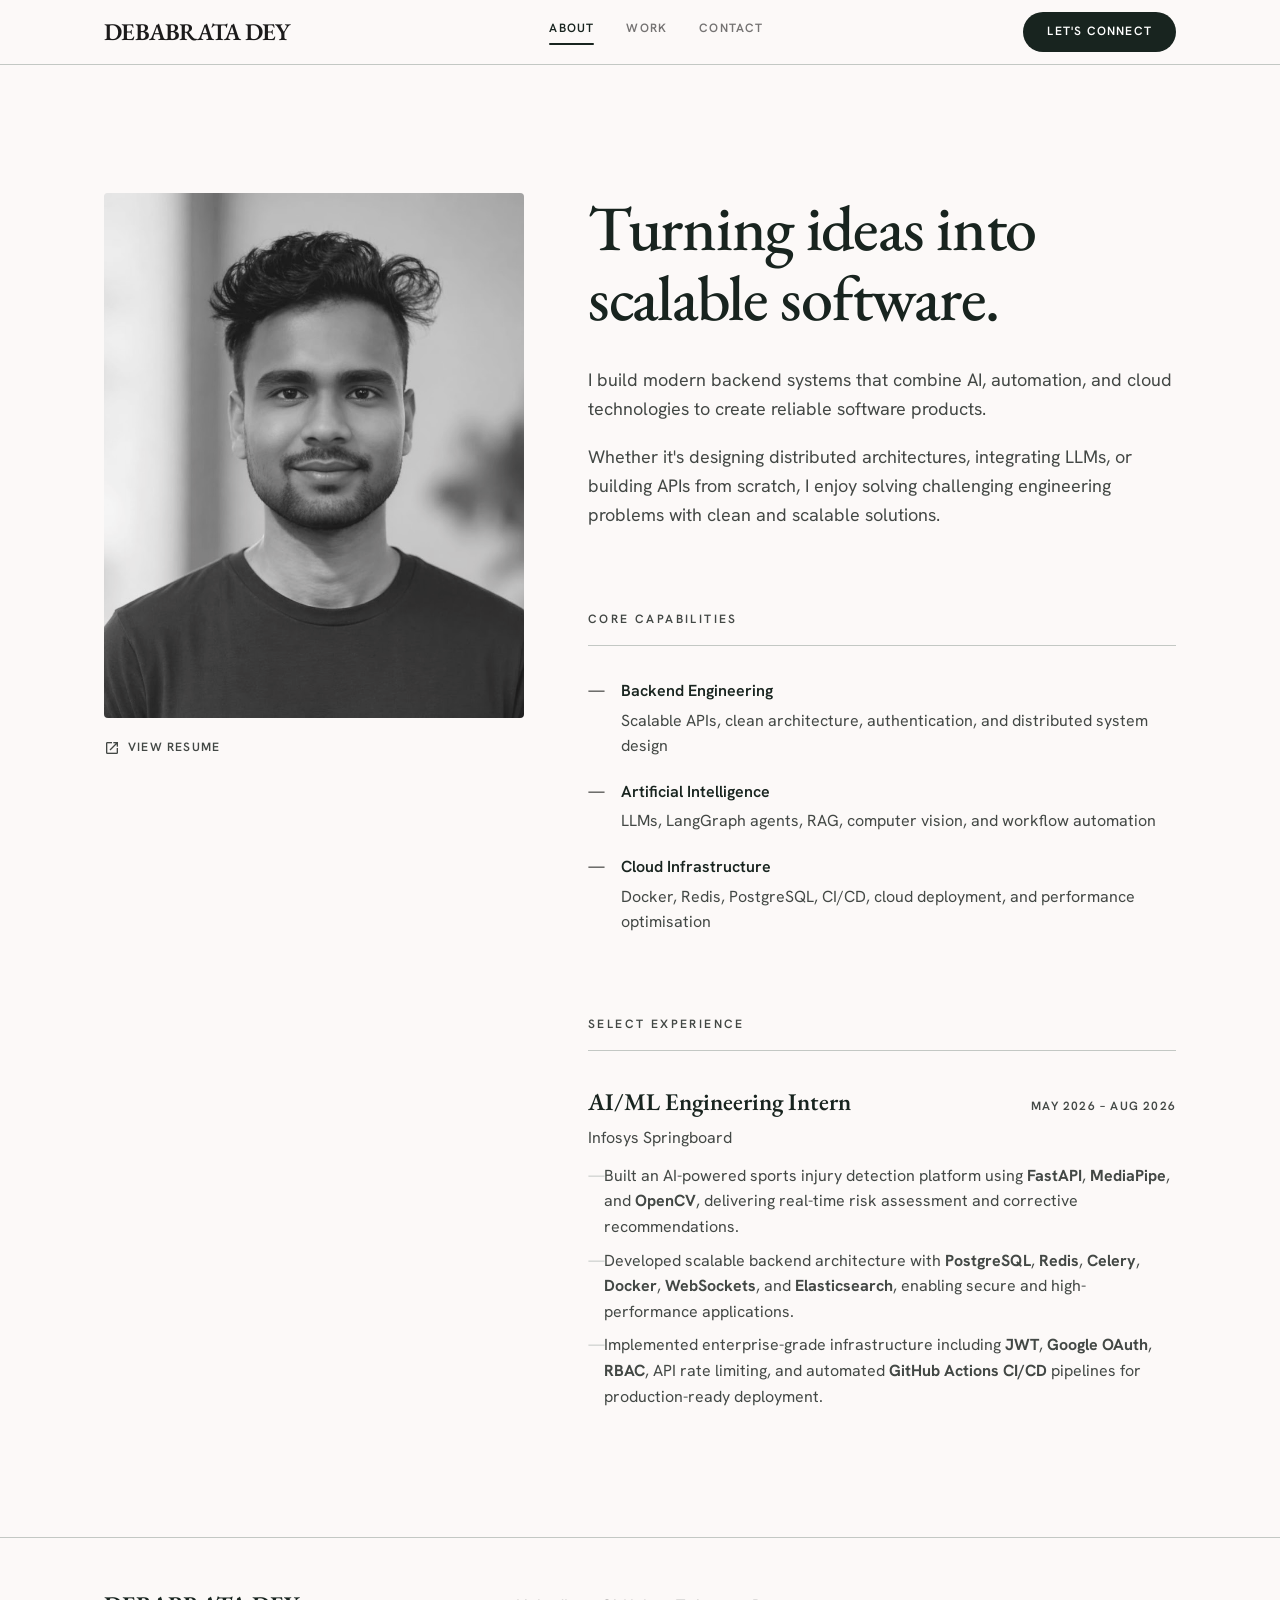
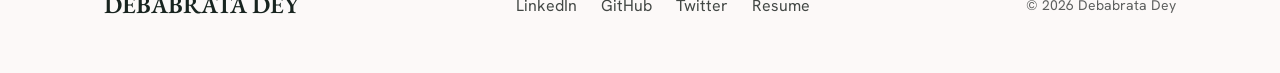
<file: index.html>
<!DOCTYPE html>
<html lang="en">
<head>
  <meta charset="utf-8" />
  <meta name="viewport" content="width=device-width, initial-scale=1.0" />
  <title>Debabrata Dey — Backend Engineer & AI Developer</title>
  <meta name="description" content="Portfolio of Debabrata Dey — backend engineer specialising in AI, automation, and cloud-native software." />
  <link rel="stylesheet" href="css/styles.css" />
  <style>
    /* ── Page layout ──────────────────────────────── */
    .about-page {
      max-width: var(--container-max);
      margin-inline: auto;
      padding-inline: var(--spacing-margin-mobile);
      padding-top: 64px;
      padding-bottom: 128px;
    }
    @media (min-width: 768px) {
      .about-page {
        padding-inline: var(--spacing-margin-desktop);
        padding-top: 128px;
        display: grid;
        grid-template-columns: 5fr 7fr;
        gap: 64px;
        align-items: start;
      }
    }

    /* ── Left: portrait ───────────────────────────── */
    .portrait-col { position: relative; }
    @media (min-width: 768px) {
      .portrait-sticky { position: sticky; top: 96px; }
    }
    .portrait-wrap {
      aspect-ratio: 4/5;
      background: var(--color-surface-container-high);
      border-radius: var(--radius-md);
      overflow: hidden;
    }
    .portrait-wrap img {
      width: 100%;
      height: 100%;
      object-fit: cover;
      object-position: top center;
      filter: grayscale(100%);
      opacity: 0.9;
      transition: filter 0.7s, opacity 0.7s;
    }
    .portrait-wrap:hover img {
      filter: grayscale(0%);
      opacity: 1;
    }
    .portrait-resume-btn {
      display: inline-flex;
      align-items: center;
      gap: 8px;
      margin-top: 20px;
      color: var(--color-on-surface-variant);
      font-size: 12px;
      letter-spacing: 0.1em;
      font-weight: 600;
      text-transform: uppercase;
      transition: color 0.2s;
    }
    .portrait-resume-btn:hover { color: var(--color-primary); }

    /* ── Right: content ───────────────────────────── */
    .content-col {
      display: flex;
      flex-direction: column;
      gap: 64px;
      margin-top: 48px;
    }
    @media (min-width: 768px) { .content-col { margin-top: 0; gap: 80px; } }

    /* Section headings */
    .section-label {
      font-size: 12px;
      letter-spacing: 0.2em;
      font-weight: 600;
      text-transform: uppercase;
      color: var(--color-on-surface-variant);
      border-bottom: 1px solid var(--color-outline-variant);
      padding-bottom: 16px;
      margin-bottom: 32px;
    }

    /* Skills list */
    .skills-list {
      list-style: none;
      display: flex;
      flex-direction: column;
      gap: 20px;
    }
    .skills-list li {
      display: flex;
      align-items: flex-start;
      gap: 16px;
      font-size: 16px;
      color: var(--color-on-surface);
    }
    .skill-dash { color: var(--color-tertiary); flex-shrink: 0; }
    .skill-title {
      display: block;
      color: var(--color-primary);
      font-weight: 600;
      margin-bottom: 4px;
    }
    .skill-desc { color: var(--color-on-surface-variant); }

    /* Experience */
    .experience-list {
      display: flex;
      flex-direction: column;
      gap: 40px;
    }
    .exp-header {
      display: flex;
      justify-content: space-between;
      align-items: baseline;
      flex-wrap: wrap;
      gap: 8px;
      margin-bottom: 4px;
    }
    .exp-title {
      font-family: var(--font-serif);
      font-size: 24px;
      font-weight: 600;
      color: var(--color-primary);
      transition: color 0.2s;
    }
    .exp-item:hover .exp-title { color: var(--color-tertiary); }
    .exp-date {
      font-size: 12px;
      letter-spacing: 0.1em;
      font-weight: 600;
      text-transform: uppercase;
      color: var(--color-on-surface-variant);
    }
    .exp-company {
      font-size: 16px;
      color: var(--color-on-surface-variant);
      margin-bottom: 12px;
    }
    .exp-bullets {
      list-style: none;
      display: flex;
      flex-direction: column;
      gap: 8px;
    }
    .exp-bullets li {
      font-size: 16px;
      color: var(--color-on-surface-variant);
      line-height: 1.6;
      padding-left: 16px;
      position: relative;
    }
    .exp-bullets li::before {
      content: '—';
      position: absolute;
      left: 0;
      color: var(--color-outline-variant);
    }
  </style>
  <!-- Google tag (gtag.js) -->
  <script async src="https://www.googletagmanager.com/gtag/js?id=G-PQ1962QJDZ"></script>
  <script>
    window.dataLayer = window.dataLayer || [];
    function gtag(){dataLayer.push(arguments);}
    gtag('js', new Date());

    gtag('config', 'G-PQ1962QJDZ');
  </script>
</head>
<body>

  <!-- ====================================================
       Navigation
       ==================================================== -->
  <header class="nav">
    <div class="nav-inner">
      <a href="index.html" class="nav-logo">DEBABRATA DEY</a>
      <nav class="nav-links">
        <a href="index.html"   class="active" data-page="index.html">About</a>
        <a href="work.html"    data-page="work.html">Work</a>
        <a href="contact.html" data-page="contact.html">Contact</a>
      </nav>
      <a href="contact.html" class="nav-hire-btn">Let's connect</a>
      <button class="nav-menu-btn" id="menu-btn" aria-label="Toggle menu">
        <span class="material-symbols-outlined">menu</span>
      </button>
    </div>
    <nav class="nav-mobile" id="mobile-nav">
      <a href="index.html"   data-page="index.html">About</a>
      <a href="work.html"    data-page="work.html">Work</a>
      <a href="contact.html" data-page="contact.html">Contact</a>
      <a href="contact.html" style="color:var(--color-primary);">Hire Me</a>
    </nav>
  </header>

  <main>
    <div class="about-page">

      <!-- ================================================
           Left — Portrait
           ================================================ -->
      <aside class="portrait-col fade-in">
        <div class="portrait-sticky">
          <div class="portrait-wrap">
            <img src="../asset/Profile.jpg" alt="Debabrata Dey — portrait" />
          </div>
          <a href="https://drive.google.com/file/d/1PNkYtNH2LpQPkuecwUJHisF7RyXR140d/view?usp=sharing" target="_blank" class="portrait-resume-btn">
            <span class="material-symbols-outlined" style="font-size:16px;">open_in_new</span>
            View Resume
          </a>
        </div>
      </aside>

      <!-- ================================================
           Right — Content
           ================================================ -->
      <div class="content-col">

        <!-- Story -->
        <section class="fade-in">
          <h1 class="text-headline-xl" style="color:var(--color-primary); margin-bottom:32px;">
            Turning ideas into<br>scalable software.
          </h1>
          <div class="text-body-lg" style="color:var(--color-on-surface-variant); display:flex; flex-direction:column; gap:20px;">
            <p>
              I build modern backend systems that combine AI, automation, and cloud
              technologies to create reliable software products.
            </p>
            <p>
              Whether it's designing distributed architectures, integrating LLMs,
              or building APIs from scratch, I enjoy solving challenging engineering
              problems with clean and scalable solutions.
            </p>
          </div>
        </section>

        <!-- Core capabilities -->
        <section class="fade-in">
          <h2 class="section-label">Core Capabilities</h2>
          <ul class="skills-list">
            <li>
              <span class="skill-dash">—</span>
              <div>
                <strong class="skill-title">Backend Engineering</strong>
                <span class="skill-desc">Scalable APIs, clean architecture, authentication, and distributed system design</span>
              </div>
            </li>
            <li>
              <span class="skill-dash">—</span>
              <div>
                <strong class="skill-title">Artificial Intelligence</strong>
                <span class="skill-desc">LLMs, LangGraph agents, RAG, computer vision, and workflow automation</span>
              </div>
            </li>
            <li>
              <span class="skill-dash">—</span>
              <div>
                <strong class="skill-title">Cloud Infrastructure</strong>
                <span class="skill-desc">Docker, Redis, PostgreSQL, CI/CD, cloud deployment, and performance optimisation</span>
              </div>
            </li>
          </ul>
        </section>

        <!-- Experience -->
        <section class="fade-in">
          <h2 class="section-label">Select Experience</h2>
          <div class="experience-list">
            <div class="exp-item">
              <div class="exp-header">
                <h3 class="exp-title">AI/ML Engineering Intern</h3>
                <span class="exp-date">May 2026 – Aug 2026</span>
              </div>
              <p class="exp-company">Infosys Springboard</p>
              <ul class="exp-bullets">
                <li>
                  Built an AI-powered sports injury detection platform using
                  <strong>FastAPI</strong>, <strong>MediaPipe</strong>, and <strong>OpenCV</strong>,
                  delivering real-time risk assessment and corrective recommendations.
                </li>
                <li>
                  Developed scalable backend architecture with <strong>PostgreSQL</strong>,
                  <strong>Redis</strong>, <strong>Celery</strong>, <strong>Docker</strong>,
                  <strong>WebSockets</strong>, and <strong>Elasticsearch</strong>,
                  enabling secure and high-performance applications.
                </li>
                <li>
                  Implemented enterprise-grade infrastructure including <strong>JWT</strong>,
                  <strong>Google OAuth</strong>, <strong>RBAC</strong>, API rate limiting, and
                  automated <strong>GitHub Actions CI/CD</strong> pipelines for production-ready deployment.
                </li>
              </ul>
            </div>
          </div>
        </section>

      </div>
    </div>
  </main>

  <!-- ====================================================
       Footer
       ==================================================== -->
  <footer class="footer">
    <div class="footer-inner">
      <div class="footer-logo">DEBABRATA DEY</div>
      <div class="footer-links">
        <a href="https://www.linkedin.com/in/debabratadey7719/" target="_blank" rel="noopener">LinkedIn</a>
        <a href="https://github.com/Debabrata7719"             target="_blank" rel="noopener">GitHub</a>
        <a href="https://x.com/Debabrata_Dey7"                 target="_blank" rel="noopener">Twitter</a>
        <a href="https://drive.google.com/file/d/1PNkYtNH2LpQPkuecwUJHisF7RyXR140d/view?usp=sharing" target="_blank">Resume</a>
      </div>
      <div class="footer-copy">© 2026 Debabrata Dey</div>
    </div>
  </footer>

  <script src="js/main.js"></script>
</body>
</html>
</file>
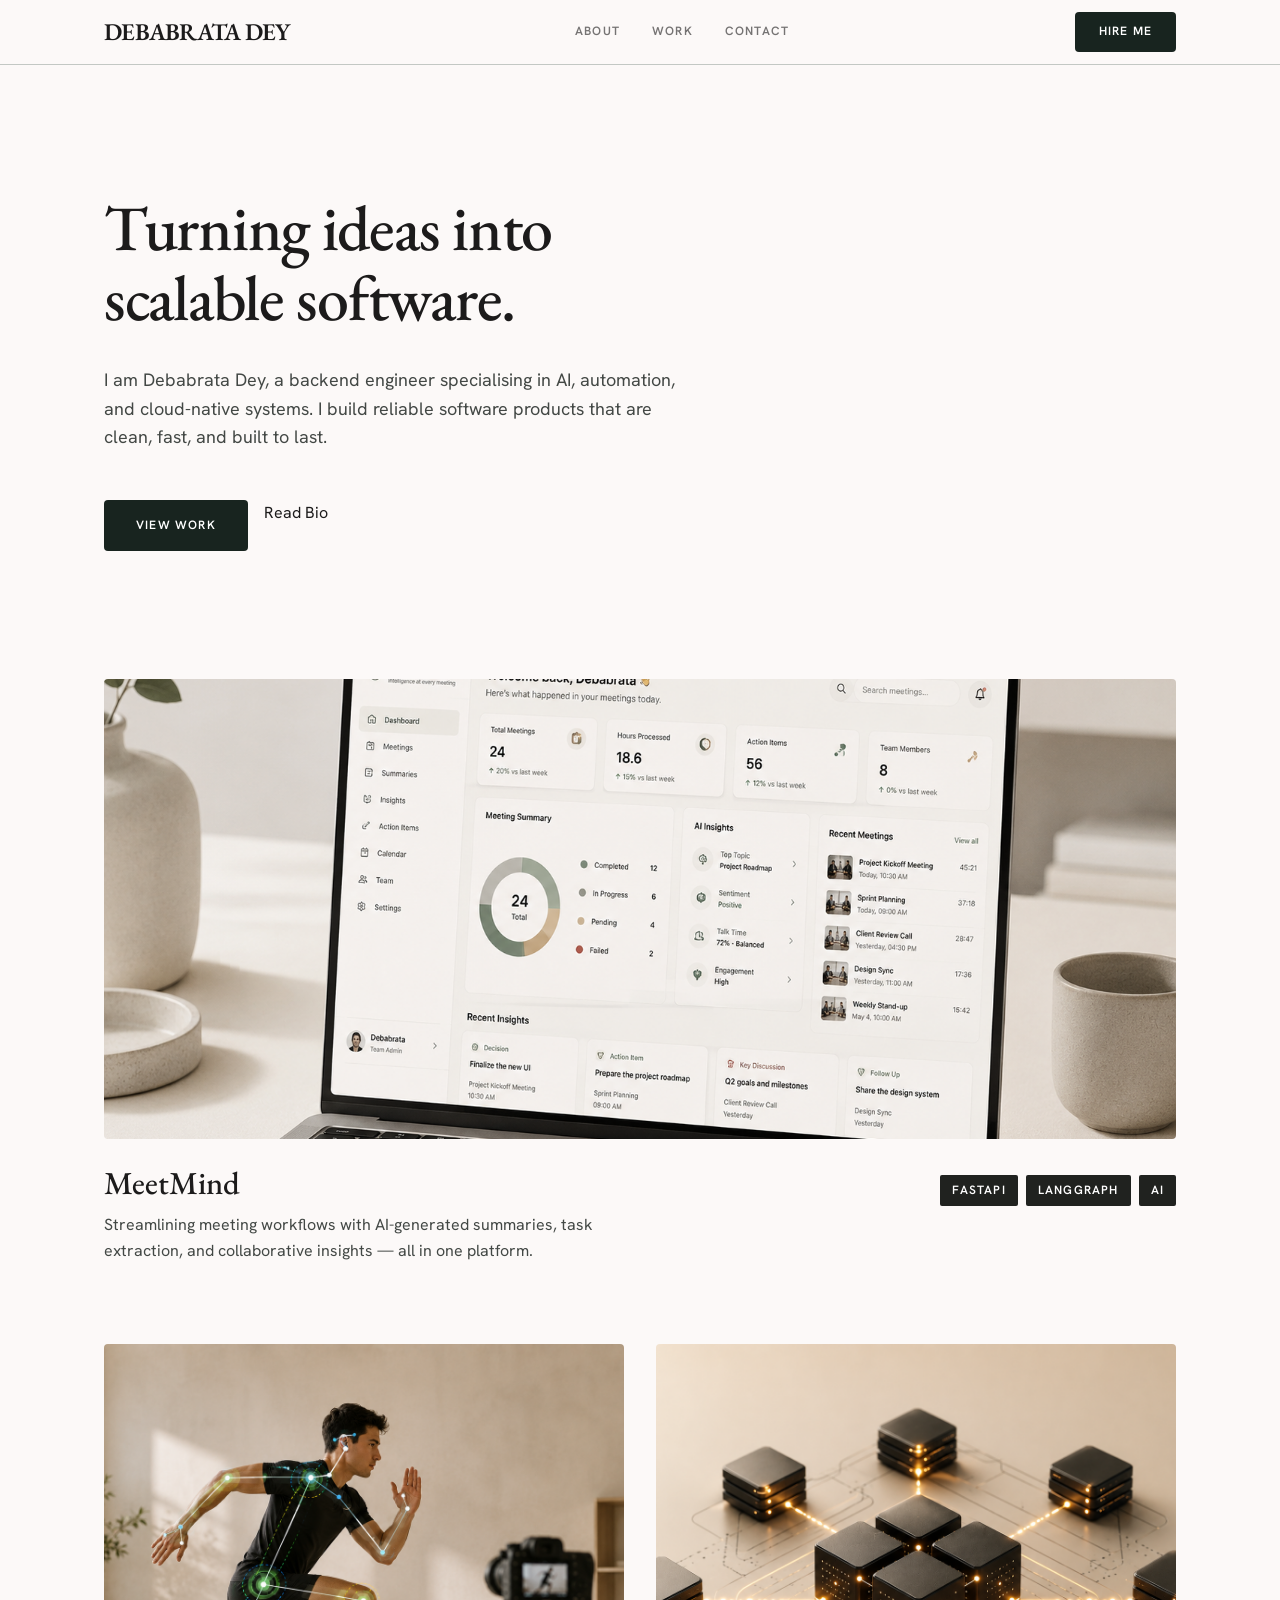
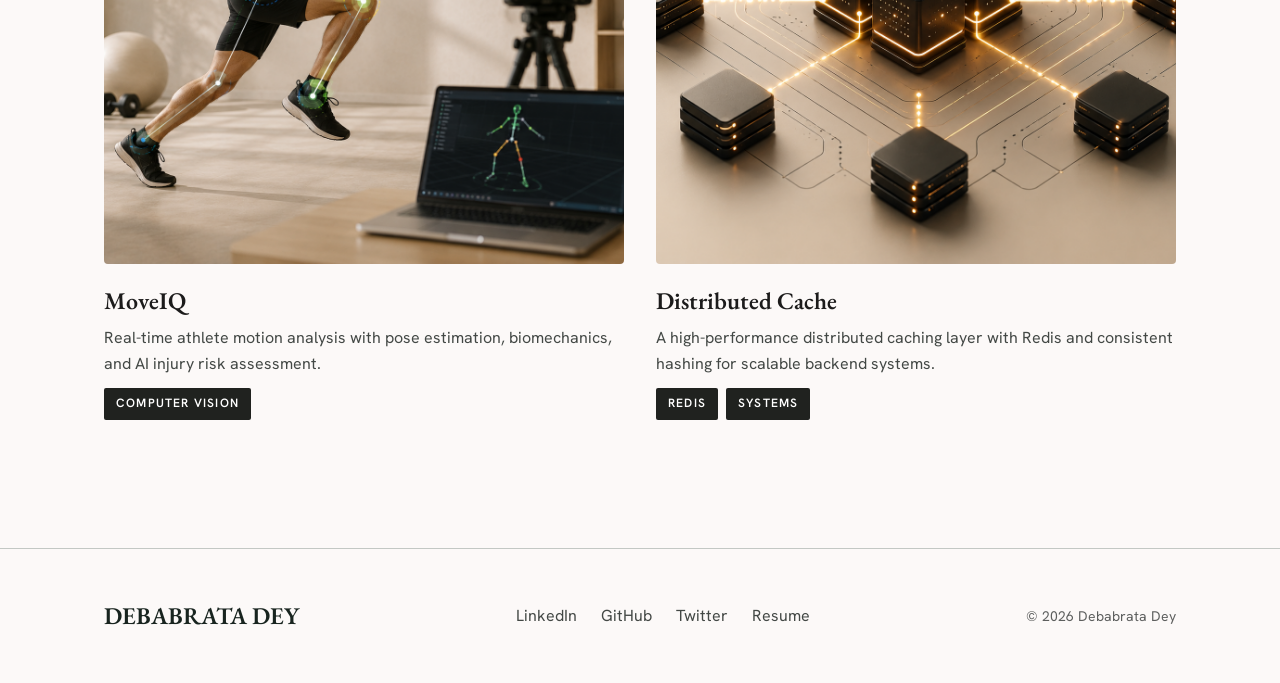
<file: frontend/index.html>
<!DOCTYPE html>
<html lang="en">
<head>
  <meta charset="utf-8" />
  <meta name="viewport" content="width=device-width, initial-scale=1.0" />
  <title>Debabrata Dey — Backend Engineer & AI Developer</title>
  <meta name="description" content="Portfolio of Debabrata Dey — a backend engineer specialising in AI, automation, and cloud-native software." />
  <link rel="stylesheet" href="css/styles.css" />
  <style>
    /* ── Hero ───────────────────────────────────────── */
    .hero {
      max-width: var(--container-max);
      margin-inline: auto;
      padding-inline: var(--spacing-margin-mobile);
      padding-top: 96px;
      padding-bottom: 96px;
      display: flex;
      flex-direction: column;
      align-items: flex-start;
      gap: 32px;
    }
    @media (min-width: 768px) {
      .hero {
        padding-inline: var(--spacing-margin-desktop);
        padding-top: 128px;
        padding-bottom: 128px;
      }
    }
    .hero h1 {
      color: var(--color-on-surface);
      max-width: 720px;
    }
    .hero p {
      color: var(--color-on-surface-variant);
      max-width: 580px;
    }
    .hero-ctas {
      display: flex;
      gap: 16px;
      flex-wrap: wrap;
      margin-top: 16px;
    }

    /* ── Featured projects ──────────────────────────── */
    .featured {
      max-width: var(--container-max);
      margin-inline: auto;
      padding-inline: var(--spacing-margin-mobile);
      padding-bottom: 128px;
    }
    @media (min-width: 768px) {
      .featured { padding-inline: var(--spacing-margin-desktop); }
    }

    /* Full-width project */
    .project-full {
      cursor: pointer;
      margin-bottom: 80px;
    }
    .project-full .img-wrap {
      position: relative;
      overflow: hidden;
      border-radius: var(--radius-md);
      background: var(--color-surface-container-low);
      aspect-ratio: 21/9;
      margin-bottom: 24px;
    }
    .project-full .img-wrap img {
      width: 100%;
      height: 100%;
      object-fit: cover;
      transition: transform 0.5s cubic-bezier(0.165, 0.84, 0.44, 1);
    }
    .project-full:hover .img-wrap img { transform: scale(1.02); }
    .project-full-meta {
      display: flex;
      flex-direction: column;
      gap: 16px;
    }
    @media (min-width: 768px) {
      .project-full-meta {
        flex-direction: row;
        justify-content: space-between;
        align-items: baseline;
      }
    }
    .project-full h2 {
      color: var(--color-on-surface);
      margin-bottom: 8px;
      transition: color 0.2s;
    }
    .project-full:hover h2 { color: var(--color-primary); }
    .project-full p {
      color: var(--color-on-surface-variant);
      max-width: 540px;
    }
    .badge-row { display: flex; gap: 8px; flex-wrap: wrap; }

    /* Half-width grid */
    .project-grid {
      display: grid;
      grid-template-columns: 1fr;
      gap: 32px;
    }
    @media (min-width: 768px) {
      .project-grid { grid-template-columns: 1fr 1fr; gap: 32px; }
    }
    .project-half {
      cursor: pointer;
    }
    .project-half .img-wrap {
      position: relative;
      overflow: hidden;
      border-radius: var(--radius-md);
      background: var(--color-surface-container-low);
      aspect-ratio: 1/1;
      margin-bottom: 20px;
    }
    .project-half .img-wrap img {
      width: 100%;
      height: 100%;
      object-fit: cover;
      transition: transform 0.5s cubic-bezier(0.165, 0.84, 0.44, 1);
    }
    .project-half:hover .img-wrap img { transform: scale(1.02); }
    .project-half h2 {
      color: var(--color-on-surface);
      margin-bottom: 8px;
      transition: color 0.2s;
    }
    .project-half:hover h2 { color: var(--color-primary); }
    .project-half p {
      color: var(--color-on-surface-variant);
      margin-bottom: 12px;
    }
  </style>
</head>
<body>

  <!-- ====================================================
       Navigation
       ==================================================== -->
  <header class="nav">
    <div class="nav-inner">
      <a href="index.html" class="nav-logo">DEBABRATA DEY</a>
      <nav class="nav-links">
        <a href="about.html"   data-page="about.html">About</a>
        <a href="work.html"    data-page="work.html">Work</a>
        <a href="contact.html" data-page="contact.html">Contact</a>
      </nav>
      <a href="contact.html" class="nav-hire-btn">Hire Me</a>
      <button class="nav-menu-btn" id="menu-btn" aria-label="Toggle menu">
        <span class="material-symbols-outlined">menu</span>
      </button>
    </div>
    <nav class="nav-mobile" id="mobile-nav">
      <a href="about.html"   data-page="about.html">About</a>
      <a href="work.html"    data-page="work.html">Work</a>
      <a href="contact.html" data-page="contact.html">Contact</a>
      <a href="contact.html" style="color:var(--color-primary);">Hire Me</a>
    </nav>
  </header>

  <main>

    <!-- ====================================================
         Hero
         ==================================================== -->
    <section class="hero">
      <h1 class="text-headline-xl fade-in">
        Turning ideas into<br>scalable software.
      </h1>
      <p class="text-body-lg fade-in">
        I am Debabrata Dey, a backend engineer specialising in AI, automation,
        and cloud-native systems. I build reliable software products that are
        clean, fast, and built to last.
      </p>
      <div class="hero-ctas fade-in">
        <a href="work.html"    class="btn-primary">View Work</a>
        <a href="about.html"   class="btn-outline">Read Bio</a>
      </div>
    </section>

    <!-- ====================================================
         Featured Projects
         ==================================================== -->
    <section class="featured" id="work">

      <!-- Full-width: MeetMind -->
      <article class="project-full fade-in" onclick="location.href='work.html'">
        <div class="img-wrap">
          <img src="../asset/MeetMind.png" alt="MeetMind — AI meeting intelligence platform" />
        </div>
        <div class="project-full-meta">
          <div>
            <h2 class="text-headline-md">MeetMind</h2>
            <p class="text-body-md">
              Streamlining meeting workflows with AI-generated summaries, task extraction,
              and collaborative insights — all in one platform.
            </p>
          </div>
          <div class="badge-row">
            <span class="badge">FastAPI</span>
            <span class="badge">LangGraph</span>
            <span class="badge">AI</span>
          </div>
        </div>
      </article>

      <!-- Half-width grid -->
      <div class="project-grid">

        <!-- MoveIQ -->
        <article class="project-half fade-in" onclick="location.href='work.html'">
          <div class="img-wrap">
            <img src="../asset/MoveIQ.png" alt="MoveIQ — AI sports injury detection" />
          </div>
          <h2 class="text-headline-sm">MoveIQ</h2>
          <p class="text-body-md">
            Real-time athlete motion analysis with pose estimation, biomechanics,
            and AI injury risk assessment.
          </p>
          <div class="badge-row">
            <span class="badge">Computer Vision</span>
          </div>
        </article>

        <!-- Distributed Cache -->
        <article class="project-half fade-in" onclick="location.href='work.html'">
          <div class="img-wrap">
            <img src="../asset/Distributed Cache.png" alt="Distributed Cache system" />
          </div>
          <h2 class="text-headline-sm">Distributed Cache</h2>
          <p class="text-body-md">
            A high-performance distributed caching layer with Redis and consistent
            hashing for scalable backend systems.
          </p>
          <div class="badge-row">
            <span class="badge">Redis</span>
            <span class="badge">Systems</span>
          </div>
        </article>

      </div>
    </section>

  </main>

  <!-- ====================================================
       Footer
       ==================================================== -->
  <footer class="footer">
    <div class="footer-inner">
      <div class="footer-logo">DEBABRATA DEY</div>
      <div class="footer-links">
        <a href="https://www.linkedin.com/in/debabratadey7719/" target="_blank" rel="noopener">LinkedIn</a>
        <a href="https://github.com/Debabrata7719"             target="_blank" rel="noopener">GitHub</a>
        <a href="https://x.com/Debabrata_Dey7"                 target="_blank" rel="noopener">Twitter</a>
        <a href="../asset/resume (2).pdf"                       download="Debabrata_Dey_Resume.pdf">Resume</a>
      </div>
      <div class="footer-copy">© 2026 Debabrata Dey</div>
    </div>
  </footer>

  <script src="js/main.js"></script>
</body>
</html>
</file>
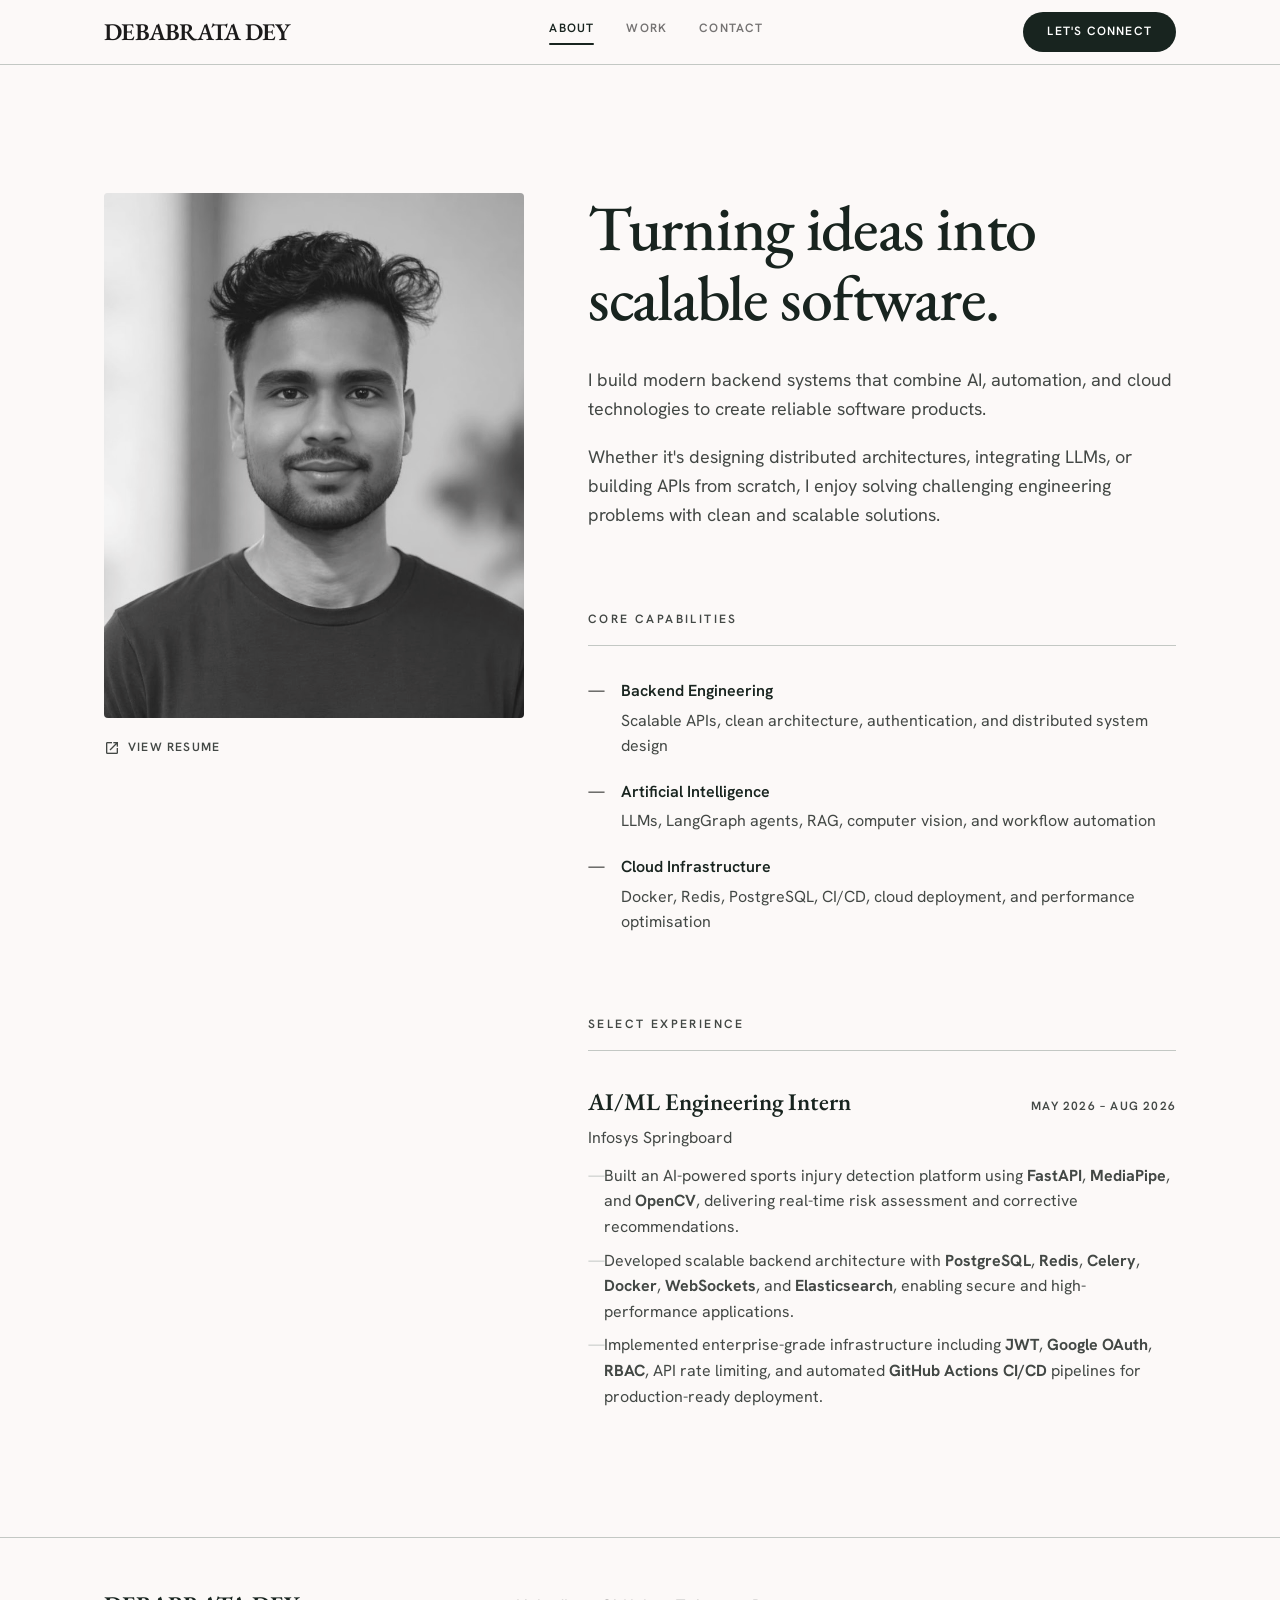
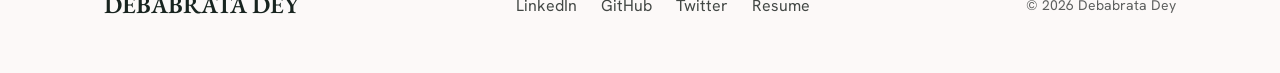
<file: about.html>
<!DOCTYPE html>
<html lang="en">
<head>
  <meta charset="utf-8" />
  <meta name="viewport" content="width=device-width, initial-scale=1.0" />
  <title>About — Debabrata Dey</title>
  <meta name="description" content="Learn about Debabrata Dey — backend engineer, AI developer, and cloud infrastructure specialist." />
  <link rel="stylesheet" href="css/styles.css" />
  <style>
    /* ── Page layout ──────────────────────────────── */
    .about-page {
      max-width: var(--container-max);
      margin-inline: auto;
      padding-inline: var(--spacing-margin-mobile);
      padding-top: 64px;
      padding-bottom: 128px;
    }
    @media (min-width: 768px) {
      .about-page {
        padding-inline: var(--spacing-margin-desktop);
        padding-top: 128px;
        display: grid;
        grid-template-columns: 5fr 7fr;
        gap: 64px;
        align-items: start;
      }
    }

    /* ── Left: portrait ───────────────────────────── */
    .portrait-col { position: relative; }
    @media (min-width: 768px) {
      .portrait-sticky { position: sticky; top: 96px; }
    }
    .portrait-wrap {
      aspect-ratio: 4/5;
      background: var(--color-surface-container-high);
      border-radius: var(--radius-md);
      overflow: hidden;
    }
    .portrait-wrap img {
      width: 100%;
      height: 100%;
      object-fit: cover;
      object-position: top center;
      filter: grayscale(100%);
      opacity: 0.9;
      transition: filter 0.7s, opacity 0.7s;
    }
    .portrait-wrap:hover img {
      filter: grayscale(0%);
      opacity: 1;
    }
    .portrait-resume-btn {
      display: inline-flex;
      align-items: center;
      gap: 8px;
      margin-top: 20px;
      color: var(--color-on-surface-variant);
      font-size: 12px;
      letter-spacing: 0.1em;
      font-weight: 600;
      text-transform: uppercase;
      transition: color 0.2s;
    }
    .portrait-resume-btn:hover { color: var(--color-primary); }

    /* ── Right: content ───────────────────────────── */
    .content-col {
      display: flex;
      flex-direction: column;
      gap: 64px;
      margin-top: 48px;
    }
    @media (min-width: 768px) { .content-col { margin-top: 0; gap: 80px; } }

    /* Section headings */
    .section-label {
      font-size: 12px;
      letter-spacing: 0.2em;
      font-weight: 600;
      text-transform: uppercase;
      color: var(--color-on-surface-variant);
      border-bottom: 1px solid var(--color-outline-variant);
      padding-bottom: 16px;
      margin-bottom: 32px;
    }

    /* Skills list */
    .skills-list {
      list-style: none;
      display: flex;
      flex-direction: column;
      gap: 20px;
    }
    .skills-list li {
      display: flex;
      align-items: flex-start;
      gap: 16px;
      font-size: 16px;
      color: var(--color-on-surface);
    }
    .skill-dash { color: var(--color-tertiary); flex-shrink: 0; }
    .skill-title {
      display: block;
      color: var(--color-primary);
      font-weight: 600;
      margin-bottom: 4px;
    }
    .skill-desc { color: var(--color-on-surface-variant); }

    /* Experience */
    .experience-list {
      display: flex;
      flex-direction: column;
      gap: 40px;
    }
    .exp-header {
      display: flex;
      justify-content: space-between;
      align-items: baseline;
      flex-wrap: wrap;
      gap: 8px;
      margin-bottom: 4px;
    }
    .exp-title {
      font-family: var(--font-serif);
      font-size: 24px;
      font-weight: 600;
      color: var(--color-primary);
      transition: color 0.2s;
    }
    .exp-item:hover .exp-title { color: var(--color-tertiary); }
    .exp-date {
      font-size: 12px;
      letter-spacing: 0.1em;
      font-weight: 600;
      text-transform: uppercase;
      color: var(--color-on-surface-variant);
    }
    .exp-company {
      font-size: 16px;
      color: var(--color-on-surface-variant);
      margin-bottom: 12px;
    }
    .exp-bullets {
      list-style: none;
      display: flex;
      flex-direction: column;
      gap: 8px;
    }
    .exp-bullets li {
      font-size: 16px;
      color: var(--color-on-surface-variant);
      line-height: 1.6;
      padding-left: 16px;
      position: relative;
    }
    .exp-bullets li::before {
      content: '—';
      position: absolute;
      left: 0;
      color: var(--color-outline-variant);
    }
  </style>
  <!-- Google tag (gtag.js) -->
  <script async src="https://www.googletagmanager.com/gtag/js?id=G-PQ1962QJDZ"></script>
  <script>
    window.dataLayer = window.dataLayer || [];
    function gtag(){dataLayer.push(arguments);}
    gtag('js', new Date());

    gtag('config', 'G-PQ1962QJDZ');
  </script>
</head>
<body>

  <!-- ====================================================
       Navigation
       ==================================================== -->
  <header class="nav">
    <div class="nav-inner">
      <a href="index.html" class="nav-logo">DEBABRATA DEY</a>
      <nav class="nav-links">
        <a href="index.html"   class="active" data-page="index.html">About</a>
        <a href="work.html"    data-page="work.html">Work</a>
        <a href="contact.html" data-page="contact.html">Contact</a>
      </nav>
      <a href="contact.html" class="nav-hire-btn">Let's connect</a>
      <button class="nav-menu-btn" id="menu-btn" aria-label="Toggle menu">
        <span class="material-symbols-outlined">menu</span>
      </button>
    </div>
    <nav class="nav-mobile" id="mobile-nav">
      <a href="index.html"   data-page="index.html">About</a>
      <a href="work.html"    data-page="work.html">Work</a>
      <a href="contact.html" data-page="contact.html">Contact</a>
      <a href="contact.html" style="color:var(--color-primary);">Hire Me</a>
    </nav>
  </header>

  <main>
    <div class="about-page">

      <!-- ================================================
           Left — Portrait
           ================================================ -->
      <aside class="portrait-col fade-in">
        <div class="portrait-sticky">
          <div class="portrait-wrap">
            <img src="../asset/Profile.jpg" alt="Debabrata Dey — portrait" />
          </div>
          <a href="https://drive.google.com/file/d/1PNkYtNH2LpQPkuecwUJHisF7RyXR140d/view?usp=sharing" target="_blank" class="portrait-resume-btn">
            <span class="material-symbols-outlined" style="font-size:16px;">open_in_new</span>
            View Resume
          </a>
        </div>
      </aside>

      <!-- ================================================
           Right — Content
           ================================================ -->
      <div class="content-col">

        <!-- Story -->
        <section class="fade-in">
          <h1 class="text-headline-xl" style="color:var(--color-primary); margin-bottom:32px;">
            Turning ideas into<br>scalable software.
          </h1>
          <div class="text-body-lg" style="color:var(--color-on-surface-variant); display:flex; flex-direction:column; gap:20px;">
            <p>
              I build modern backend systems that combine AI, automation, and cloud
              technologies to create reliable software products.
            </p>
            <p>
              Whether it's designing distributed architectures, integrating LLMs,
              or building APIs from scratch, I enjoy solving challenging engineering
              problems with clean and scalable solutions.
            </p>
          </div>
        </section>

        <!-- Core capabilities -->
        <section class="fade-in">
          <h2 class="section-label">Core Capabilities</h2>
          <ul class="skills-list">
            <li>
              <span class="skill-dash">—</span>
              <div>
                <strong class="skill-title">Backend Engineering</strong>
                <span class="skill-desc">Scalable APIs, clean architecture, authentication, and distributed system design</span>
              </div>
            </li>
            <li>
              <span class="skill-dash">—</span>
              <div>
                <strong class="skill-title">Artificial Intelligence</strong>
                <span class="skill-desc">LLMs, LangGraph agents, RAG, computer vision, and workflow automation</span>
              </div>
            </li>
            <li>
              <span class="skill-dash">—</span>
              <div>
                <strong class="skill-title">Cloud Infrastructure</strong>
                <span class="skill-desc">Docker, Redis, PostgreSQL, CI/CD, cloud deployment, and performance optimisation</span>
              </div>
            </li>
          </ul>
        </section>

        <!-- Experience -->
        <section class="fade-in">
          <h2 class="section-label">Select Experience</h2>
          <div class="experience-list">
            <div class="exp-item">
              <div class="exp-header">
                <h3 class="exp-title">AI/ML Engineering Intern</h3>
                <span class="exp-date">May 2026 – Aug 2026</span>
              </div>
              <p class="exp-company">Infosys Springboard</p>
              <ul class="exp-bullets">
                <li>
                  Built an AI-powered sports injury detection platform using
                  <strong>FastAPI</strong>, <strong>MediaPipe</strong>, and <strong>OpenCV</strong>,
                  delivering real-time risk assessment and corrective recommendations.
                </li>
                <li>
                  Developed scalable backend architecture with <strong>PostgreSQL</strong>,
                  <strong>Redis</strong>, <strong>Celery</strong>, <strong>Docker</strong>,
                  <strong>WebSockets</strong>, and <strong>Elasticsearch</strong>,
                  enabling secure and high-performance applications.
                </li>
                <li>
                  Implemented enterprise-grade infrastructure including <strong>JWT</strong>,
                  <strong>Google OAuth</strong>, <strong>RBAC</strong>, API rate limiting, and
                  automated <strong>GitHub Actions CI/CD</strong> pipelines for production-ready deployment.
                </li>
              </ul>
            </div>
          </div>
        </section>

      </div>
    </div>
  </main>

  <!-- ====================================================
       Footer
       ==================================================== -->
  <footer class="footer">
    <div class="footer-inner">
      <div class="footer-logo">DEBABRATA DEY</div>
      <div class="footer-links">
        <a href="https://www.linkedin.com/in/debabratadey7719/" target="_blank" rel="noopener">LinkedIn</a>
        <a href="https://github.com/Debabrata7719"             target="_blank" rel="noopener">GitHub</a>
        <a href="https://x.com/Debabrata_Dey7"                 target="_blank" rel="noopener">Twitter</a>
        <a href="https://drive.google.com/file/d/1PNkYtNH2LpQPkuecwUJHisF7RyXR140d/view?usp=sharing" target="_blank">Resume</a>
      </div>
      <div class="footer-copy">© 2026 Debabrata Dey</div>
    </div>
  </footer>

  <script src="js/main.js"></script>
</body>
</html>
</file>
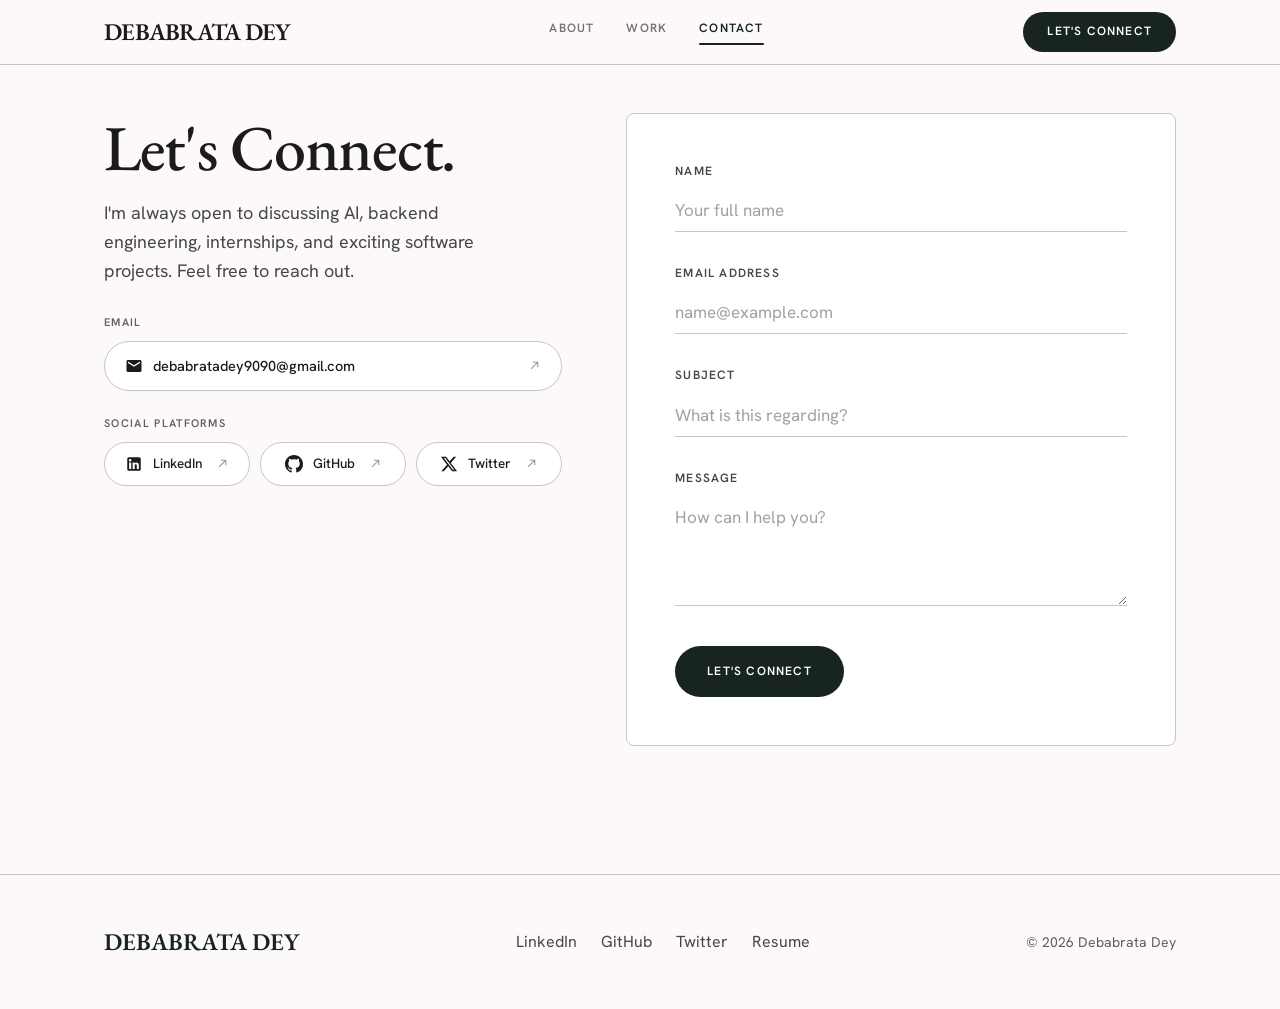
<file: contact.html>
<!DOCTYPE html>
<html lang="en">

<head>
  <meta charset="utf-8" />
  <meta name="viewport" content="width=device-width, initial-scale=1.0" />
  <title>Contact — Debabrata Dey</title>
  <meta name="description"
    content="Get in touch with Debabrata Dey — open to AI projects, backend engineering, and collaboration opportunities." />
  <link rel="stylesheet" href="css/styles.css" />
  <style>
    /* ── Page ─────────────────────────────────────── */
    .contact-page {
      max-width: var(--container-max);
      margin-inline: auto;
      padding-inline: var(--spacing-margin-mobile);
      padding-top: 32px;
      padding-bottom: 128px;
    }

    @media (min-width: 768px) {
      .contact-page {
        padding-inline: var(--spacing-margin-desktop);
        padding-top: 48px;
        display: grid;
        grid-template-columns: 5fr 6fr;
        gap: 64px;
        align-items: start;
      }
    }

    /* ── Left: info ───────────────────────────────── */
    .contact-info h1 {
      color: var(--color-on-surface);
      margin-bottom: 16px;
    }

    .contact-intro {
      color: var(--color-on-surface-variant);
      max-width: 400px;
      margin-bottom: 28px;
    }

        .contact-details {
      display: flex;
      flex-direction: column;
      gap: 24px;
    }

    .contact-detail-label {
      font-size: 11px;
      letter-spacing: 0.12em;
      font-weight: 600;
      text-transform: uppercase;
      color: var(--color-on-surface-variant);
      margin-bottom: 10px;
      opacity: 0.85;
    }

    /* ── Minimal Rounded Pill Contact & Social Links ── */
    .contact-link-card {
      display: inline-flex;
      align-items: center;
      gap: 10px;
      padding: 12px 20px;
      background: var(--color-surface-container-lowest);
      border: 1px solid var(--color-outline-variant);
      border-radius: 9999px;
      color: var(--color-on-surface);
      font-family: var(--font-sans);
      font-size: 14.5px;
      font-weight: 500;
      text-decoration: none;
      transition: all 0.25s cubic-bezier(0.165, 0.84, 0.44, 1);
      width: 100%;
      box-shadow: 0 1px 3px rgba(0, 0, 0, 0.02);
    }

    .contact-link-card:hover {
      background: var(--color-primary);
      color: var(--color-on-primary);
      border-color: var(--color-primary);
      transform: translateY(-2px);
      box-shadow: 0 6px 18px rgba(24, 36, 31, 0.1);
    }

    .contact-link-card svg.icon-logo {
      width: 18px;
      height: 18px;
      fill: currentColor;
      flex-shrink: 0;
      transition: transform 0.2s;
    }

    .contact-link-card:hover svg.icon-logo {
      transform: scale(1.1);
    }

    .contact-link-card svg.icon-arrow {
      width: 13px;
      height: 13px;
      fill: currentColor;
      opacity: 0.45;
      margin-left: auto;
      transition: transform 0.2s, opacity 0.2s;
    }

    .contact-link-card:hover svg.icon-arrow {
      opacity: 1;
      transform: translate(2px, -2px);
    }

    .contact-social-grid {
      display: flex;
      flex-wrap: wrap;
      gap: 10px;
    }

    .contact-social-grid .contact-link-card {
      width: auto;
      flex: 1 1 0;
      min-width: 100px;
      padding: 10px 16px;
      justify-content: center;
      font-size: 13.5px;
    }

    .contact-social-grid .contact-link-card svg.icon-arrow {
      margin-left: 4px;
    }

    .contact-email {
      font-size: 16px;
      color: var(--color-primary);
      transition: opacity 0.2s;
    }

    /* ── Right: Form ───────────── */
    .contact-form-wrap {
      background: var(--color-surface-container-lowest);
      border: 1px solid var(--color-outline-variant);
      border-radius: var(--radius-lg);
      padding: 40px 32px;
      margin-top: 48px;
    }

    @media (min-width: 768px) {
      .contact-form-wrap {
        padding: 48px;
        margin-top: 0;
      }
    }

    .contact-form {
      display: flex;
      flex-direction: column;
      gap: 32px;
    }

    .form-field {
      display: flex;
      flex-direction: column;
      gap: 8px;
      width: 100%;
    }

    .form-field label {
      font-size: 12px;
      letter-spacing: 0.1em;
      font-weight: 600;
      text-transform: uppercase;
      color: var(--color-on-surface-variant);
    }

    .form-input {
      border: none;
      border-bottom: 1px solid var(--color-outline-variant);
      border-radius: 0;
      background: transparent;
      padding: 10px 0;
      font-family: var(--font-sans);
      font-size: 17px;
      color: var(--color-on-surface);
      width: 100%;
      outline: none;
      transition: border-color 0.2s;
    }

    .form-input:focus {
      border-bottom-color: var(--color-primary);
    }

    .form-input::placeholder {
      color: var(--color-on-surface-variant);
      opacity: 0.5;
    }

    textarea.form-input {
      resize: vertical;
      min-height: 110px;
    }

    .form-submit {
      align-self: flex-start;
      margin-top: 8px;
    }
  </style>
  <!-- Google tag (gtag.js) -->
  <script async src="https://www.googletagmanager.com/gtag/js?id=G-PQ1962QJDZ"></script>
  <script>
    window.dataLayer = window.dataLayer || [];
    function gtag(){dataLayer.push(arguments);}
    gtag('js', new Date());

    gtag('config', 'G-PQ1962QJDZ');
  </script>
</head>

<body>

  <!-- ====================================================
       Navigation
       ==================================================== -->
  <header class="nav">
    <div class="nav-inner">
      <a href="index.html" class="nav-logo">DEBABRATA DEY</a>
      <nav class="nav-links">
        <a href="index.html" data-page="index.html">About</a>
        <a href="work.html" data-page="work.html">Work</a>
        <a href="contact.html" class="active" data-page="contact.html">Contact</a>
      </nav>
      <a href="contact.html" class="nav-hire-btn">Let's connect</a>
      <button class="nav-menu-btn" id="menu-btn" aria-label="Toggle menu">
        <span class="material-symbols-outlined">menu</span>
      </button>
    </div>
    <nav class="nav-mobile" id="mobile-nav">
      <a href="index.html" data-page="index.html">About</a>
      <a href="work.html" data-page="work.html">Work</a>
      <a href="contact.html" data-page="contact.html">Contact</a>
    </nav>
  </header>

  <main>
    <div class="contact-page">

      <!-- ================================================
           Left — Info
           ================================================ -->
      <div class="contact-info fade-in">
        <h1 class="text-headline-xl">Let's Connect.</h1>
        <p class="text-body-lg contact-intro">
          I'm always open to discussing AI, backend engineering, internships,
          and exciting software projects. Feel free to reach out.
        </p>
        <div class="contact-details">
          <div>
            <p class="contact-detail-label">Email</p>
            <a href="https://mail.google.com/mail/?view=cm&fs=1&to=debabratadey9090@gmail.com" target="_blank"
              rel="noopener" class="contact-link-card">
              <svg class="icon-logo" viewBox="0 0 24 24">
                <path
                  d="M20 4H4c-1.1 0-1.99.9-1.99 2L2 18c0 1.1.9 2 2 2h16c1.1 0 2-.9 2-2V6c0-1.1-.9-2-2-2zm0 4l-8 5-8-5V6l8 5 8-5v2z" />
              </svg>
              <span>debabratadey9090@gmail.com</span>
              <svg class="icon-arrow" viewBox="0 0 24 24">
                <path d="M5 17.59L15.59 7H9V5h10v10h-2V8.41L6.41 19 5 17.59z" />
              </svg>
            </a>
          </div>
          <div>
            <p class="contact-detail-label">Social Platforms</p>
            <div class="contact-social-grid">
              <a href="https://www.linkedin.com/in/debabratadey7719/" target="_blank" rel="noopener"
                class="contact-link-card">
                <svg class="icon-logo" viewBox="0 0 24 24">
                  <path
                    d="M19 3a2 2 0 0 1 2 2v14a2 2 0 0 1-2 2H5a2 2 0 0 1-2-2V5a2 2 0 0 1 2-2h14m-.5 15.5v-5.3a3.26 3.26 0 0 0-3.26-3.26c-.85 0-1.84.52-2.28 1.3v-1.11h-2.79v8.37h2.79v-4.93c0-.77.62-1.4 1.39-1.4a1.4 1.4 0 0 1 1.4 1.4v4.93h2.75M6.88 8.56a1.68 1.68 0 0 0 1.68-1.68c0-.93-.75-1.69-1.68-1.69a1.69 1.69 0 0 0-1.69 1.69c0 .93.76 1.68 1.69 1.68m1.39 9.94v-8.37H5.5v8.37h2.77z" />
                </svg>
                <span>LinkedIn</span>
                <svg class="icon-arrow" viewBox="0 0 24 24">
                  <path d="M5 17.59L15.59 7H9V5h10v10h-2V8.41L6.41 19 5 17.59z" />
                </svg>
              </a>
              <a href="https://github.com/Debabrata7719" target="_blank" rel="noopener" class="contact-link-card">
                <svg class="icon-logo" viewBox="0 0 24 24">
                  <path
                    d="M12 0C5.37 0 0 5.37 0 12c0 5.31 3.435 9.795 8.205 11.385.6.105.825-.255.825-.57 0-.285-.015-1.23-.015-2.235-3.015.555-3.795-.735-4.035-1.41-.135-.345-.72-1.41-1.23-1.695-.42-.225-1.02-.78-.015-.795.945-.015 1.62.87 1.845 1.23 1.08 1.815 2.805 1.305 3.495.99.105-.78.42-1.305.765-1.605-2.67-.3-5.46-1.335-5.46-5.925 0-1.305.465-2.385 1.23-3.225-.12-.3-.54-1.53.12-3.18 0 0 1.005-.315 3.3 1.23.96-.27 1.98-.405 3-.405s2.04.135 3 .405c2.295-1.56 3.3-1.23 3.3-1.23.66 1.65.24 2.88.12 3.18.765.84 1.23 1.905 1.23 3.225 0 4.605-2.805 5.625-5.475 5.925.435.375.81 1.095.81 2.22 0 1.605-.015 2.895-.015 3.3 0 .315.225.69.825.57A12.02 12.02 0 0024 12c0-6.63-5.37-12-12-12z" />
                </svg>
                <span>GitHub</span>
                <svg class="icon-arrow" viewBox="0 0 24 24">
                  <path d="M5 17.59L15.59 7H9V5h10v10h-2V8.41L6.41 19 5 17.59z" />
                </svg>
              </a>
              <a href="https://x.com/Debabrata_Dey7" target="_blank" rel="noopener" class="contact-link-card">
                <svg class="icon-logo" viewBox="0 0 24 24">
                  <path
                    d="M18.244 2.25h3.308l-7.227 8.26 8.502 11.24H16.17l-5.214-6.817L4.99 21.75H1.68l7.73-8.835L1.254 2.25H8.08l4.713 6.231zm-1.161 17.52h1.833L7.084 4.126H5.117z" />
                </svg>
                <span>Twitter</span>
                <svg class="icon-arrow" viewBox="0 0 24 24">
                  <path d="M5 17.59L15.59 7H9V5h10v10h-2V8.41L6.41 19 5 17.59z" />
                </svg>
              </a>
            </div>
          </div>
        </div>
      </div>

      <!-- ================================================
           Right — Form
           ================================================ -->
      <div class="contact-form-wrap fade-in">
        <form class="contact-form" id="contact-form" novalidate>

          <div class="form-field">
            <label for="name">Name</label>
            <input type="text" id="name" name="name" class="form-input" placeholder="Your full name" required
              minlength="2" maxlength="100" />
          </div>

          <div class="form-field">
            <label for="email">Email Address</label>
            <input type="email" id="email" name="email" class="form-input" placeholder="name@example.com" required />
          </div>

          <div class="form-field">
            <label for="subject">Subject</label>
            <input type="text" id="subject" name="subject" class="form-input" placeholder="What is this regarding?"
              maxlength="200" />
          </div>

          <div class="form-field">
            <label for="message">Message</label>
            <textarea id="message" name="message" class="form-input" placeholder="How can I help you?" rows="4" required
              minlength="10" maxlength="2000"></textarea>
          </div>

          <button type="submit" class="btn-primary form-submit" id="submit-btn">
            Let's Connect
          </button>

        </form>
      </div>

    </div>
  </main>

  <!-- ====================================================
       Footer
       ==================================================== -->
  <footer class="footer">
    <div class="footer-inner">
      <div class="footer-logo">DEBABRATA DEY</div>
      <div class="footer-links">
        <a href="https://www.linkedin.com/in/debabratadey7719/" target="_blank" rel="noopener">LinkedIn</a>
        <a href="https://github.com/Debabrata7719" target="_blank" rel="noopener">GitHub</a>
        <a href="https://x.com/Debabrata_Dey7" target="_blank" rel="noopener">Twitter</a>
        <a href="https://drive.google.com/file/d/1PNkYtNH2LpQPkuecwUJHisF7RyXR140d/view?usp=sharing" target="_blank">Resume</a>
      </div>
      <div class="footer-copy">© 2026 Debabrata Dey</div>
    </div>
  </footer>

  <script src="js/main.js"></script>
</body>

</html>
</file>
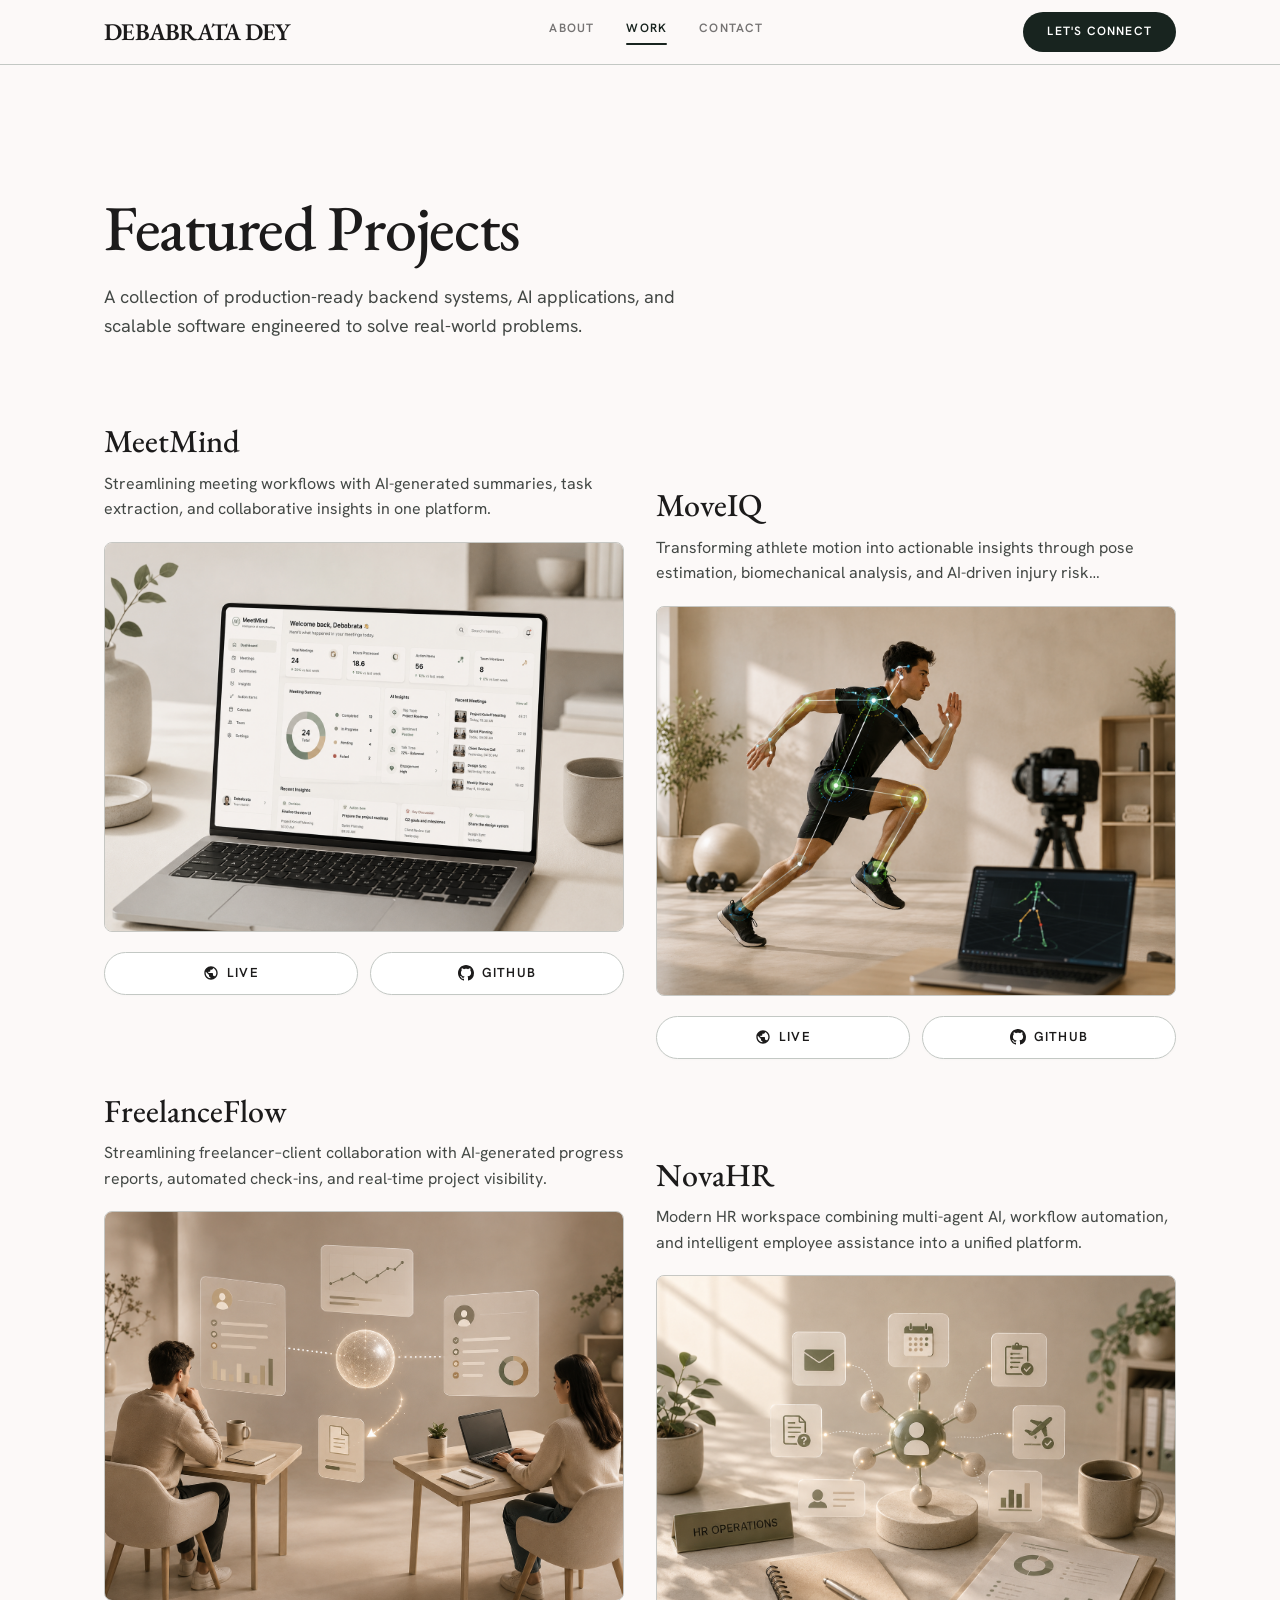
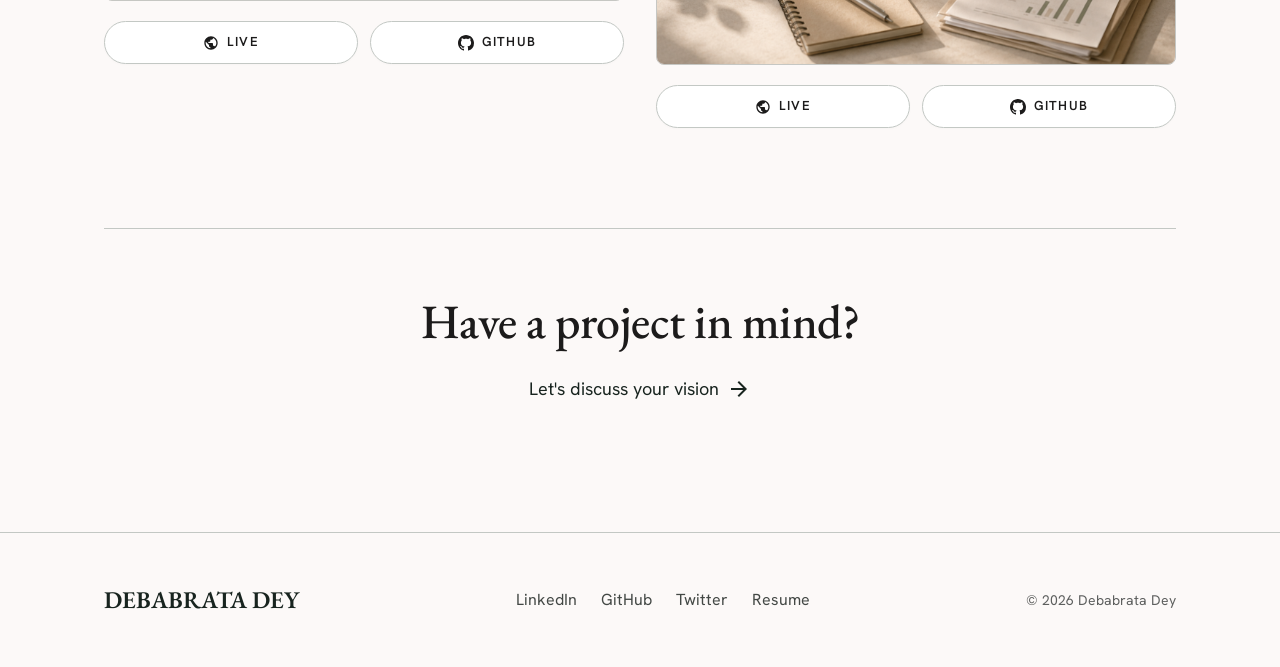
<file: work.html>
<!DOCTYPE html>
<html lang="en">

<head>
  <meta charset="utf-8" />
  <meta name="viewport" content="width=device-width, initial-scale=1.0" />
  <title>Work — Debabrata Dey</title>
  <meta name="description"
    content="Projects by Debabrata Dey — MeetMind, MoveIQ, FreelanceFlow, and NovaHR." />
  <link rel="stylesheet" href="css/styles.css" />
  <style>
    /* ── Page ─────────────────────────────────────── */
    .work-page {
      max-width: var(--container-max);
      margin-inline: auto;
      padding-inline: var(--spacing-margin-mobile);
      padding-top: 64px;
      padding-bottom: 128px;
    }

    @media (min-width: 768px) {
      .work-page {
        padding-inline: var(--spacing-margin-desktop);
        padding-top: 128px;
      }
    }

    /* ── Header section ───────────────────────────── */
    .work-header {
      margin-bottom: 80px;
    }

    .work-header h1 {
      color: var(--color-on-surface);
      margin-bottom: 20px;
      max-width: 720px;
    }

    .work-header p {
      color: var(--color-on-surface-variant);
      max-width: 580px;
    }

    /* ── Project grid ─────────────────────────────── */
    .projects-grid {
      display: grid;
      grid-template-columns: 1fr;
      gap: 32px 32px;
    }

    @media (min-width: 768px) {
      .projects-grid {
        grid-template-columns: 1fr 1fr;
      }
    }

    .project-card {
      display: flex;
      flex-direction: column;
      gap: 20px;
      cursor: pointer;
    }

    /* Stagger 2nd card down on desktop */
    @media (min-width: 768px) {
      .project-card:nth-child(even) {
        margin-top: 64px;
      }
    }

    .project-card .img-wrap {
      width: 100%;
      aspect-ratio: 4/3;
      background: var(--color-surface-container-high);
      border-radius: var(--radius-lg);
      overflow: hidden;
      border: 1px solid var(--color-tertiary-fixed-dim);
    }

    .project-card .img-wrap img {
      width: 100%;
      height: 100%;
      object-fit: cover;
      transition: transform 0.4s cubic-bezier(0.165, 0.84, 0.44, 1);
    }

    .project-card:hover .img-wrap img {
      transform: scale(1.03);
    }

        .card-badges {
      display: flex;
      gap: 12px;
      width: 100%;
    }

    .badge-link {
      flex: 1 1 0;
      display: inline-flex;
      align-items: center;
      justify-content: center;
      gap: 8px;
      padding: 10px 16px;
      background: var(--color-surface-container-lowest);
      color: var(--color-on-surface);
      font-family: var(--font-sans);
      font-size: 13px;
      letter-spacing: 0.08em;
      font-weight: 600;
      text-transform: uppercase;
      border: 1px solid var(--color-outline-variant);
      border-radius: 9999px;
      text-decoration: none;
      transition: all 0.25s cubic-bezier(0.165, 0.84, 0.44, 1);
      box-shadow: 0 1px 3px rgba(0, 0, 0, 0.02);
    }

    .badge-link:hover {
      background: var(--color-primary);
      color: var(--color-on-primary);
      border-color: var(--color-primary);
      transform: translateY(-2px);
      box-shadow: 0 6px 18px rgba(24, 36, 31, 0.1);
    }

    .badge-link svg {
      width: 16px;
      height: 16px;
      fill: currentColor;
      flex-shrink: 0;
      transition: transform 0.2s;
    }

    .badge-link:hover svg {
      transform: scale(1.1);
    }

    .card-badges .badge {
      flex: 1 1 0;
      display: inline-flex;
      align-items: center;
      justify-content: center;
      padding: 10px 16px;
      background: var(--color-surface-container);
      color: var(--color-on-surface-variant);
      font-family: var(--font-sans);
      font-size: 13px;
      letter-spacing: 0.08em;
      font-weight: 600;
      text-transform: uppercase;
      border: 1px solid var(--color-outline-variant);
      border-radius: 9999px;
      text-align: center;
    }

    .card-title {
      color: var(--color-on-surface);
      margin-bottom: 8px;
      transition: color 0.2s;
    }

    .project-card:hover .card-title {
      color: var(--color-primary);
    }

    .card-desc {
      color: var(--color-on-surface-variant);
      display: -webkit-box;
      line-clamp: 2;
      -webkit-line-clamp: 2;
      -webkit-box-orient: vertical;
      overflow: hidden;
    }

    /* ── CTA ──────────────────────────────────────── */
    .work-cta {
      margin-top: 100px;
      padding-top: 64px;
      border-top: 1px solid var(--color-outline-variant);
      display: flex;
      flex-direction: column;
      align-items: center;
      text-align: center;
      gap: 24px;
    }

    .work-cta h2 {
      color: var(--color-on-surface);
    }

    .cta-link {
      display: inline-flex;
      align-items: center;
      gap: 8px;
      font-size: 18px;
      color: var(--color-primary);
      transition: color 0.2s;
    }

    .cta-link:hover {
      color: var(--color-on-surface-variant);
    }

    .cta-link .material-symbols-outlined {
      transition: transform 0.2s;
    }

    .cta-link:hover .material-symbols-outlined {
      transform: translateX(4px);
    }
  </style>
  <!-- Google tag (gtag.js) -->
  <script async src="https://www.googletagmanager.com/gtag/js?id=G-PQ1962QJDZ"></script>
  <script>
    window.dataLayer = window.dataLayer || [];
    function gtag() { dataLayer.push(arguments); }
    gtag('js', new Date());

    gtag('config', 'G-PQ1962QJDZ');
  </script>
</head>

<body>

  <!-- ====================================================
       Navigation
       ==================================================== -->
  <header class="nav">
    <div class="nav-inner">
      <a href="index.html" class="nav-logo">DEBABRATA DEY</a>
      <nav class="nav-links">
        <a href="index.html" data-page="index.html">About</a>
        <a href="work.html" class="active" data-page="work.html">Work</a>
        <a href="contact.html" data-page="contact.html">Contact</a>
      </nav>
      <a href="contact.html" class="nav-hire-btn">Let's connect</a>
      <button class="nav-menu-btn" id="menu-btn" aria-label="Toggle menu">
        <span class="material-symbols-outlined">menu</span>
      </button>
    </div>
    <nav class="nav-mobile" id="mobile-nav">
      <a href="index.html" data-page="index.html">About</a>
      <a href="work.html" data-page="work.html">Work</a>
      <a href="contact.html" data-page="contact.html">Contact</a>
      <a href="contact.html" style="color:var(--color-primary);">Hire Me</a>
    </nav>
  </header>

  <main>
    <div class="work-page">

      <!-- Header -->
      <section class="work-header fade-in">
        <h1 class="text-headline-xl">Featured Projects</h1>
        <p class="text-body-lg">
          A collection of production-ready backend systems, AI applications, and
          scalable software engineered to solve real-world problems.
        </p>
      </section>

      <!-- Projects grid -->
      <section class="projects-grid">

        <!-- 1. MeetMind -->
        <article class="project-card fade-in">
          <div>
            <h2 class="text-headline-md card-title">MeetMind</h2>
            <p class="text-body-md card-desc">
              Streamlining meeting workflows with AI-generated summaries, task extraction,
              and collaborative insights in one platform.
            </p>
          </div>
        <div class="img-wrap">
            <img src="../asset/MeetMind.png" alt="MeetMind platform screenshot" />
          </div>
          <div class="card-badges">
            <a href="https://meetmind.debabrata.site/" class="badge-link" target="_blank" rel="noopener">
              <svg viewBox="0 0 24 24">
                <path
                  d="M12 2C6.48 2 2 6.48 2 12s4.48 10 10 10 10-4.48 10-10S17.52 2 12 2zm-1 17.93c-3.95-.49-7-3.85-7-7.93 0-.62.08-1.21.21-1.79L9 15v1c0 1.1.9 2 2 2v1.93zm6.9-2.54c-.26-.81-1-1.39-1.9-1.39h-1v-3c0-.55-.45-1-1-1H8v-2h2c.55 0 1-.45 1-1V7h2c1.1 0 2-.9 2-2v-.41c2.93 1.19 5 4.06 5 7.41 0 2.08-.8 3.97-2.1 5.39z" />
              </svg>
              Live
            </a>
            <a href="https://github.com/Debabrata7719/MeetMind" class="badge-link" target="_blank" rel="noopener">
              <svg viewBox="0 0 24 24">
                <path
                  d="M12 0C5.37 0 0 5.37 0 12c0 5.31 3.435 9.795 8.205 11.385.6.105.825-.255.825-.57 0-.285-.015-1.23-.015-2.235-3.015.555-3.795-.735-4.035-1.41-.135-.345-.72-1.41-1.23-1.695-.42-.225-1.02-.78-.015-.795.945-.015 1.62.87 1.845 1.23 1.08 1.815 2.805 1.305 3.495.99.105-.78.42-1.305.765-1.605-2.67-.3-5.46-1.335-5.46-5.925 0-1.305.465-2.385 1.23-3.225-.12-.3-.54-1.53.12-3.18 0 0 1.005-.315 3.3 1.23.96-.27 1.98-.405 3-.405s2.04.135 3 .405c2.295-1.56 3.3-1.23 3.3-1.23.66 1.65.24 2.88.12 3.18.765.84 1.23 1.905 1.23 3.225 0 4.605-2.805 5.625-5.475 5.925.435.375.81 1.095.81 2.22 0 1.605-.015 2.895-.015 3.3 0 .315.225.69.825.57A12.02 12.02 0 0024 12c0-6.63-5.37-12-12-12z" />
              </svg>
              GitHub
            </a>
          </div>
          </article>

        <!-- 2. MoveIQ -->
        <article class="project-card fade-in">
          <div>
            <h2 class="text-headline-md card-title">MoveIQ</h2>
            <p class="text-body-md card-desc">
              Transforming athlete motion into actionable insights through pose estimation,
              biomechanical analysis, and AI-driven injury risk assessment.
            </p>
          </div>
        <div class="img-wrap">
            <img src="../asset/MoveIQ.png" alt="MoveIQ AI sports platform screenshot" />
          </div>
          <div class="card-badges">
            <a href="https://move-iq-theta.vercel.app/" class="badge-link" target="_blank" rel="noopener">
              <svg viewBox="0 0 24 24">
                <path
                  d="M12 2C6.48 2 2 6.48 2 12s4.48 10 10 10 10-4.48 10-10S17.52 2 12 2zm-1 17.93c-3.95-.49-7-3.85-7-7.93 0-.62.08-1.21.21-1.79L9 15v1c0 1.1.9 2 2 2v1.93zm6.9-2.54c-.26-.81-1-1.39-1.9-1.39h-1v-3c0-.55-.45-1-1-1H8v-2h2c.55 0 1-.45 1-1V7h2c1.1 0 2-.9 2-2v-.41c2.93 1.19 5 4.06 5 7.41 0 2.08-.8 3.97-2.1 5.39z" />
              </svg>
              Live
            </a>
            <a href="https://moveiq.debabrata.site/" class="badge-link" target="_blank" rel="noopener">
              <svg viewBox="0 0 24 24">
                <path
                  d="M12 0C5.37 0 0 5.37 0 12c0 5.31 3.435 9.795 8.205 11.385.6.105.825-.255.825-.57 0-.285-.015-1.23-.015-2.235-3.015.555-3.795-.735-4.035-1.41-.135-.345-.72-1.41-1.23-1.695-.42-.225-1.02-.78-.015-.795.945-.015 1.62.87 1.845 1.23 1.08 1.815 2.805 1.305 3.495.99.105-.78.42-1.305.765-1.605-2.67-.3-5.46-1.335-5.46-5.925 0-1.305.465-2.385 1.23-3.225-.12-.3-.54-1.53.12-3.18 0 0 1.005-.315 3.3 1.23.96-.27 1.98-.405 3-.405s2.04.135 3 .405c2.295-1.56 3.3-1.23 3.3-1.23.66 1.65.24 2.88.12 3.18.765.84 1.23 1.905 1.23 3.225 0 4.605-2.805 5.625-5.475 5.925.435.375.81 1.095.81 2.22 0 1.605-.015 2.895-.015 3.3 0 .315.225.69.825.57A12.02 12.02 0 0024 12c0-6.63-5.37-12-12-12z" />
              </svg>
              GitHub
            </a>
          </div>
          </article>

        <!-- 3. FreelanceFlow -->
        <article class="project-card fade-in">
          <div>
            <h2 class="text-headline-md card-title">FreelanceFlow</h2>
            <p class="text-body-md card-desc">
              Streamlining freelancer–client collaboration with AI-generated progress
              reports, automated check-ins, and real-time project visibility.
            </p>
          </div>
        <div class="img-wrap">
            <img src="../asset/FreelanceFlow.png" alt="FreelanceFlow platform screenshot" />
          </div>
          <div class="card-badges">
            <a href="https://freelance-flow-mocha-zeta.vercel.app/" class="badge-link" target="_blank" rel="noopener">
              <svg viewBox="0 0 24 24">
                <path
                  d="M12 2C6.48 2 2 6.48 2 12s4.48 10 10 10 10-4.48 10-10S17.52 2 12 2zm-1 17.93c-3.95-.49-7-3.85-7-7.93 0-.62.08-1.21.21-1.79L9 15v1c0 1.1.9 2 2 2v1.93zm6.9-2.54c-.26-.81-1-1.39-1.9-1.39h-1v-3c0-.55-.45-1-1-1H8v-2h2c.55 0 1-.45 1-1V7h2c1.1 0 2-.9 2-2v-.41c2.93 1.19 5 4.06 5 7.41 0 2.08-.8 3.97-2.1 5.39z" />
              </svg>
              Live
            </a>
            <a href="https://github.com/Debabrata7719/Freelance_Flow" class="badge-link" target="_blank" rel="noopener">
              <svg viewBox="0 0 24 24">
                <path
                  d="M12 0C5.37 0 0 5.37 0 12c0 5.31 3.435 9.795 8.205 11.385.6.105.825-.255.825-.57 0-.285-.015-1.23-.015-2.235-3.015.555-3.795-.735-4.035-1.41-.135-.345-.72-1.41-1.23-1.695-.42-.225-1.02-.78-.015-.795.945-.015 1.62.87 1.845 1.23 1.08 1.815 2.805 1.305 3.495.99.105-.78.42-1.305.765-1.605-2.67-.3-5.46-1.335-5.46-5.925 0-1.305.465-2.385 1.23-3.225-.12-.3-.54-1.53.12-3.18 0 0 1.005-.315 3.3 1.23.96-.27 1.98-.405 3-.405s2.04.135 3 .405c2.295-1.56 3.3-1.23 3.3-1.23.66 1.65.24 2.88.12 3.18.765.84 1.23 1.905 1.23 3.225 0 4.605-2.805 5.625-5.475 5.925.435.375.81 1.095.81 2.22 0 1.605-.015 2.895-.015 3.3 0 .315.225.69.825.57A12.02 12.02 0 0024 12c0-6.63-5.37-12-12-12z" />
              </svg>
              GitHub
            </a>
          </div>
          </article>

        <!-- 4. NovaHR -->
        <article class="project-card fade-in">
          <div>
            <h2 class="text-headline-md card-title">NovaHR</h2>
            <p class="text-body-md card-desc">
              Modern HR workspace combining multi-agent AI, workflow automation, and
              intelligent employee assistance into a unified platform.
            </p>
          </div>
        <div class="img-wrap">
            <img src="../asset/NovaHR.png" alt="NovaHR AI workspace screenshot" />
          </div>
          <div class="card-badges">
            <a href="https://hr-nova-two.vercel.app/" class="badge-link" target="_blank" rel="noopener">
              <svg viewBox="0 0 24 24">
                <path
                  d="M12 2C6.48 2 2 6.48 2 12s4.48 10 10 10 10-4.48 10-10S17.52 2 12 2zm-1 17.93c-3.95-.49-7-3.85-7-7.93 0-.62.08-1.21.21-1.79L9 15v1c0 1.1.9 2 2 2v1.93zm6.9-2.54c-.26-.81-1-1.39-1.9-1.39h-1v-3c0-.55-.45-1-1-1H8v-2h2c.55 0 1-.45 1-1V7h2c1.1 0 2-.9 2-2v-.41c2.93 1.19 5 4.06 5 7.41 0 2.08-.8 3.97-2.1 5.39z" />
              </svg>
              Live
            </a>
            <a href="https://github.com/Debabrata7719/HRNova" class="badge-link" target="_blank" rel="noopener">
              <svg viewBox="0 0 24 24">
                <path
                  d="M12 0C5.37 0 0 5.37 0 12c0 5.31 3.435 9.795 8.205 11.385.6.105.825-.255.825-.57 0-.285-.015-1.23-.015-2.235-3.015.555-3.795-.735-4.035-1.41-.135-.345-.72-1.41-1.23-1.695-.42-.225-1.02-.78-.015-.795.945-.015 1.62.87 1.845 1.23 1.08 1.815 2.805 1.305 3.495.99.105-.78.42-1.305.765-1.605-2.67-.3-5.46-1.335-5.46-5.925 0-1.305.465-2.385 1.23-3.225-.12-.3-.54-1.53.12-3.18 0 0 1.005-.315 3.3 1.23.96-.27 1.98-.405 3-.405s2.04.135 3 .405c2.295-1.56 3.3-1.23 3.3-1.23.66 1.65.24 2.88.12 3.18.765.84 1.23 1.905 1.23 3.225 0 4.605-2.805 5.625-5.475 5.925.435.375.81 1.095.81 2.22 0 1.605-.015 2.895-.015 3.3 0 .315.225.69.825.57A12.02 12.02 0 0024 12c0-6.63-5.37-12-12-12z" />
              </svg>
              GitHub
            </a>
          </div>
          </article>

      </section>

      <!-- CTA -->
      <section class="work-cta fade-in">
        <h2 class="text-headline-lg">Have a project in mind?</h2>
        <a href="contact.html" class="cta-link text-body-lg">
          Let's discuss your vision
          <span class="material-symbols-outlined">arrow_forward</span>
        </a>
      </section>

    </div>
  </main>

  <!-- ====================================================
       Footer
       ==================================================== -->
  <footer class="footer">
    <div class="footer-inner">
      <div class="footer-logo">DEBABRATA DEY</div>
      <div class="footer-links">
        <a href="https://www.linkedin.com/in/debabratadey7719/" target="_blank" rel="noopener">LinkedIn</a>
        <a href="https://github.com/Debabrata7719" target="_blank" rel="noopener">GitHub</a>
        <a href="https://x.com/Debabrata_Dey7" target="_blank" rel="noopener">Twitter</a>
        <a href="https://drive.google.com/file/d/1PNkYtNH2LpQPkuecwUJHisF7RyXR140d/view?usp=sharing" target="_blank">Resume</a>
      </div>
      <div class="footer-copy">© 2026 Debabrata Dey</div>
    </div>
  </footer>

  <script src="js/main.js"></script>
</body>

</html>
</file>
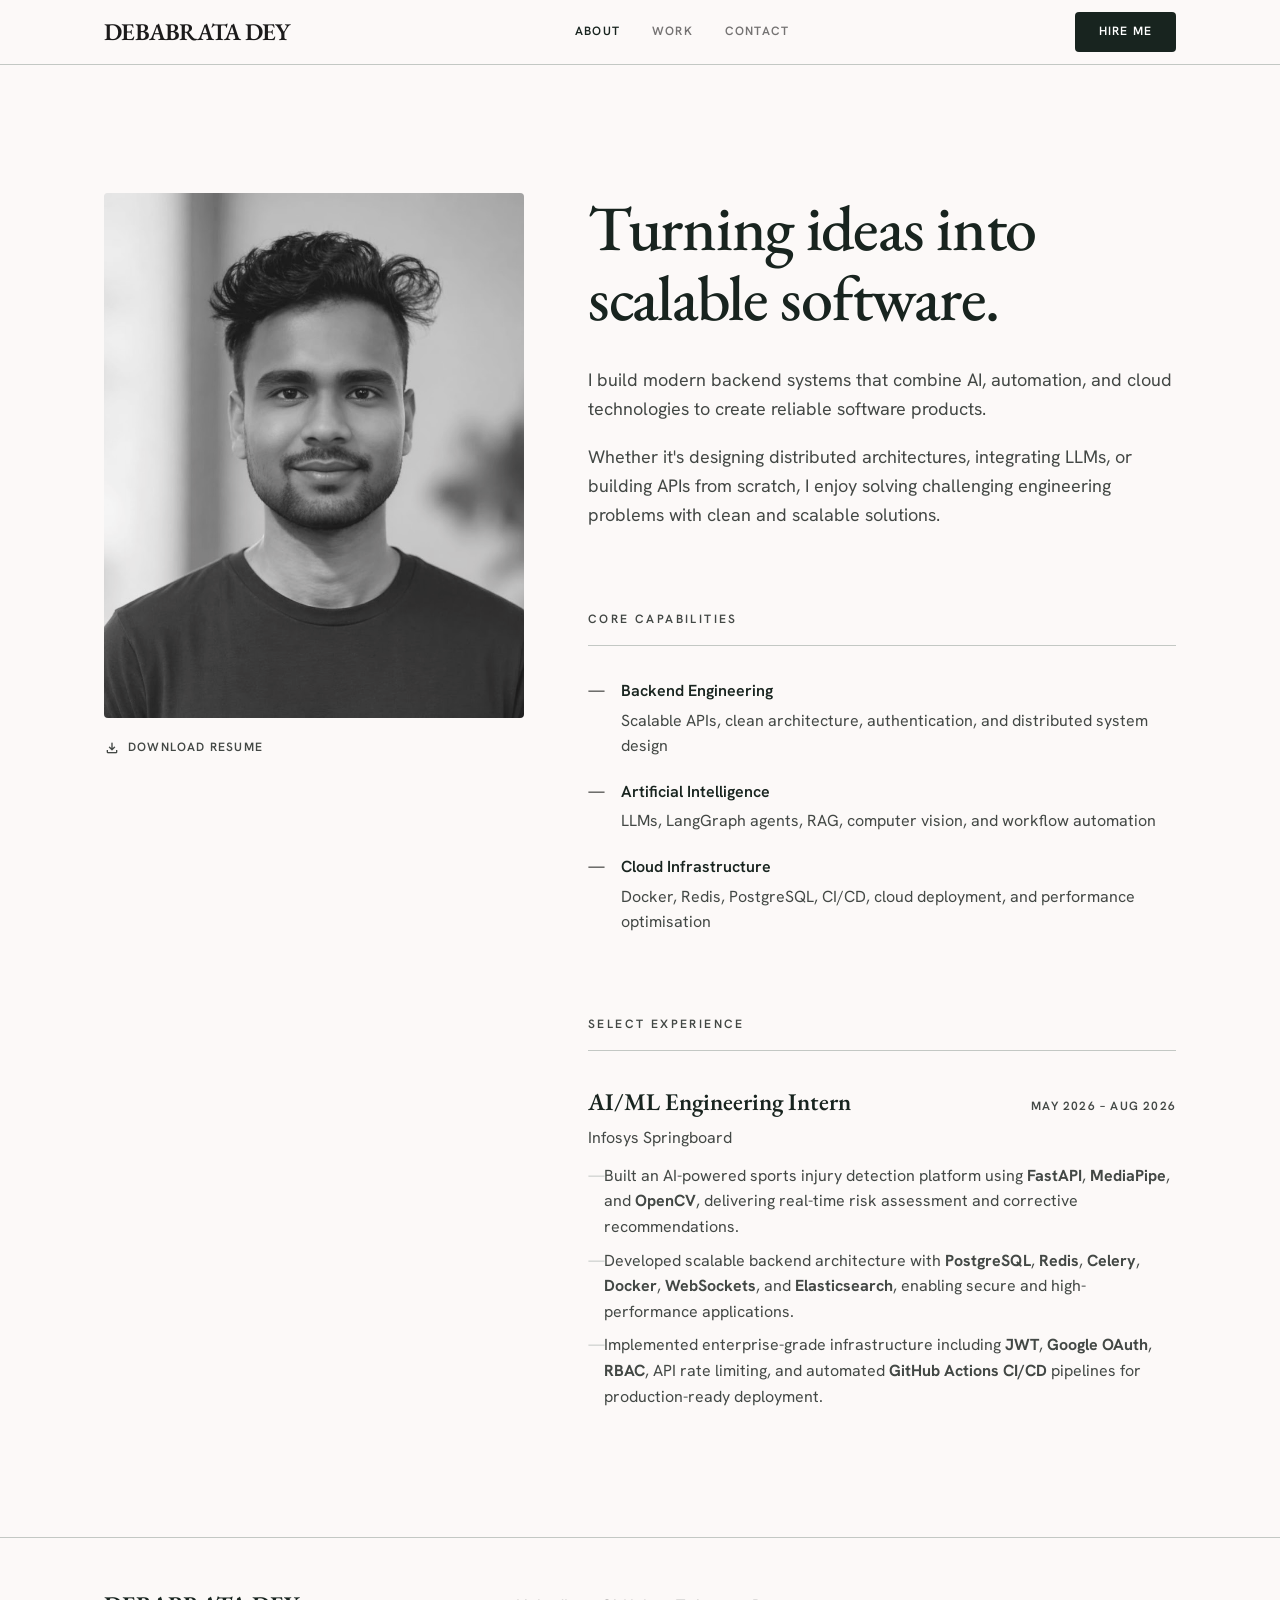
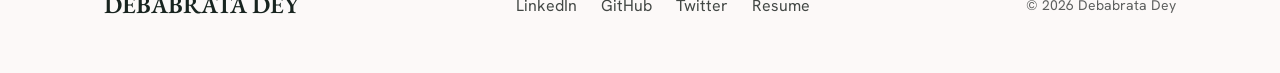
<file: frontend/about.html>
<!DOCTYPE html>
<html lang="en">
<head>
  <meta charset="utf-8" />
  <meta name="viewport" content="width=device-width, initial-scale=1.0" />
  <title>About — Debabrata Dey</title>
  <meta name="description" content="Learn about Debabrata Dey — backend engineer, AI developer, and cloud infrastructure specialist." />
  <link rel="stylesheet" href="css/styles.css" />
  <style>
    /* ── Page layout ──────────────────────────────── */
    .about-page {
      max-width: var(--container-max);
      margin-inline: auto;
      padding-inline: var(--spacing-margin-mobile);
      padding-top: 64px;
      padding-bottom: 128px;
    }
    @media (min-width: 768px) {
      .about-page {
        padding-inline: var(--spacing-margin-desktop);
        padding-top: 128px;
        display: grid;
        grid-template-columns: 5fr 7fr;
        gap: 64px;
        align-items: start;
      }
    }

    /* ── Left: portrait ───────────────────────────── */
    .portrait-col { position: relative; }
    @media (min-width: 768px) {
      .portrait-sticky { position: sticky; top: 96px; }
    }
    .portrait-wrap {
      aspect-ratio: 4/5;
      background: var(--color-surface-container-high);
      border-radius: var(--radius-md);
      overflow: hidden;
    }
    .portrait-wrap img {
      width: 100%;
      height: 100%;
      object-fit: cover;
      object-position: top center;
      filter: grayscale(100%);
      opacity: 0.9;
      transition: filter 0.7s, opacity 0.7s;
    }
    .portrait-wrap:hover img {
      filter: grayscale(0%);
      opacity: 1;
    }
    .portrait-resume-btn {
      display: inline-flex;
      align-items: center;
      gap: 8px;
      margin-top: 20px;
      color: var(--color-on-surface-variant);
      font-size: 12px;
      letter-spacing: 0.1em;
      font-weight: 600;
      text-transform: uppercase;
      transition: color 0.2s;
    }
    .portrait-resume-btn:hover { color: var(--color-primary); }

    /* ── Right: content ───────────────────────────── */
    .content-col {
      display: flex;
      flex-direction: column;
      gap: 64px;
      margin-top: 48px;
    }
    @media (min-width: 768px) { .content-col { margin-top: 0; gap: 80px; } }

    /* Section headings */
    .section-label {
      font-size: 12px;
      letter-spacing: 0.2em;
      font-weight: 600;
      text-transform: uppercase;
      color: var(--color-on-surface-variant);
      border-bottom: 1px solid var(--color-outline-variant);
      padding-bottom: 16px;
      margin-bottom: 32px;
    }

    /* Skills list */
    .skills-list {
      list-style: none;
      display: flex;
      flex-direction: column;
      gap: 20px;
    }
    .skills-list li {
      display: flex;
      align-items: flex-start;
      gap: 16px;
      font-size: 16px;
      color: var(--color-on-surface);
    }
    .skill-dash { color: var(--color-tertiary); flex-shrink: 0; }
    .skill-title {
      display: block;
      color: var(--color-primary);
      font-weight: 600;
      margin-bottom: 4px;
    }
    .skill-desc { color: var(--color-on-surface-variant); }

    /* Experience */
    .experience-list {
      display: flex;
      flex-direction: column;
      gap: 40px;
    }
    .exp-item { }
    .exp-header {
      display: flex;
      justify-content: space-between;
      align-items: baseline;
      flex-wrap: wrap;
      gap: 8px;
      margin-bottom: 4px;
    }
    .exp-title {
      font-family: var(--font-serif);
      font-size: 24px;
      font-weight: 600;
      color: var(--color-primary);
      transition: color 0.2s;
    }
    .exp-item:hover .exp-title { color: var(--color-tertiary); }
    .exp-date {
      font-size: 12px;
      letter-spacing: 0.1em;
      font-weight: 600;
      text-transform: uppercase;
      color: var(--color-on-surface-variant);
    }
    .exp-company {
      font-size: 16px;
      color: var(--color-on-surface-variant);
      margin-bottom: 12px;
    }
    .exp-bullets {
      list-style: none;
      display: flex;
      flex-direction: column;
      gap: 8px;
    }
    .exp-bullets li {
      font-size: 16px;
      color: var(--color-on-surface-variant);
      line-height: 1.6;
      padding-left: 16px;
      position: relative;
    }
    .exp-bullets li::before {
      content: '—';
      position: absolute;
      left: 0;
      color: var(--color-outline-variant);
    }
  </style>
</head>
<body>

  <!-- ====================================================
       Navigation
       ==================================================== -->
  <header class="nav">
    <div class="nav-inner">
      <a href="index.html" class="nav-logo">DEBABRATA DEY</a>
      <nav class="nav-links">
        <a href="about.html"   data-page="about.html">About</a>
        <a href="work.html"    data-page="work.html">Work</a>
        <a href="contact.html" data-page="contact.html">Contact</a>
      </nav>
      <a href="contact.html" class="nav-hire-btn">Hire Me</a>
      <button class="nav-menu-btn" id="menu-btn" aria-label="Toggle menu">
        <span class="material-symbols-outlined">menu</span>
      </button>
    </div>
    <nav class="nav-mobile" id="mobile-nav">
      <a href="about.html"   data-page="about.html">About</a>
      <a href="work.html"    data-page="work.html">Work</a>
      <a href="contact.html" data-page="contact.html">Contact</a>
      <a href="contact.html" style="color:var(--color-primary);">Hire Me</a>
    </nav>
  </header>

  <main>
    <div class="about-page">

      <!-- ================================================
           Left — Portrait
           ================================================ -->
      <aside class="portrait-col fade-in">
        <div class="portrait-sticky">
          <div class="portrait-wrap">
            <img src="../asset/Profile.jpg" alt="Debabrata Dey — portrait" />
          </div>
          <a href="../asset/resume (2).pdf" download="Debabrata_Dey_Resume.pdf" class="portrait-resume-btn">
            <span class="material-symbols-outlined" style="font-size:16px;">download</span>
            Download Resume
          </a>
        </div>
      </aside>

      <!-- ================================================
           Right — Content
           ================================================ -->
      <div class="content-col">

        <!-- Story -->
        <section class="fade-in">
          <h1 class="text-headline-xl" style="color:var(--color-primary); margin-bottom:32px;">
            Turning ideas into<br>scalable software.
          </h1>
          <div class="text-body-lg" style="color:var(--color-on-surface-variant); display:flex; flex-direction:column; gap:20px;">
            <p>
              I build modern backend systems that combine AI, automation, and cloud
              technologies to create reliable software products.
            </p>
            <p>
              Whether it's designing distributed architectures, integrating LLMs,
              or building APIs from scratch, I enjoy solving challenging engineering
              problems with clean and scalable solutions.
            </p>
          </div>
        </section>

        <!-- Core capabilities -->
        <section class="fade-in">
          <h2 class="section-label">Core Capabilities</h2>
          <ul class="skills-list">
            <li>
              <span class="skill-dash">—</span>
              <div>
                <strong class="skill-title">Backend Engineering</strong>
                <span class="skill-desc">Scalable APIs, clean architecture, authentication, and distributed system design</span>
              </div>
            </li>
            <li>
              <span class="skill-dash">—</span>
              <div>
                <strong class="skill-title">Artificial Intelligence</strong>
                <span class="skill-desc">LLMs, LangGraph agents, RAG, computer vision, and workflow automation</span>
              </div>
            </li>
            <li>
              <span class="skill-dash">—</span>
              <div>
                <strong class="skill-title">Cloud Infrastructure</strong>
                <span class="skill-desc">Docker, Redis, PostgreSQL, CI/CD, cloud deployment, and performance optimisation</span>
              </div>
            </li>
          </ul>
        </section>

        <!-- Experience -->
        <section class="fade-in">
          <h2 class="section-label">Select Experience</h2>
          <div class="experience-list">
            <div class="exp-item">
              <div class="exp-header">
                <h3 class="exp-title">AI/ML Engineering Intern</h3>
                <span class="exp-date">May 2026 – Aug 2026</span>
              </div>
              <p class="exp-company">Infosys Springboard</p>
              <ul class="exp-bullets">
                <li>
                  Built an AI-powered sports injury detection platform using
                  <strong>FastAPI</strong>, <strong>MediaPipe</strong>, and <strong>OpenCV</strong>,
                  delivering real-time risk assessment and corrective recommendations.
                </li>
                <li>
                  Developed scalable backend architecture with <strong>PostgreSQL</strong>,
                  <strong>Redis</strong>, <strong>Celery</strong>, <strong>Docker</strong>,
                  <strong>WebSockets</strong>, and <strong>Elasticsearch</strong>,
                  enabling secure and high-performance applications.
                </li>
                <li>
                  Implemented enterprise-grade infrastructure including <strong>JWT</strong>,
                  <strong>Google OAuth</strong>, <strong>RBAC</strong>, API rate limiting, and
                  automated <strong>GitHub Actions CI/CD</strong> pipelines for production-ready deployment.
                </li>
              </ul>
            </div>
          </div>
        </section>

      </div>
    </div>
  </main>

  <!-- ====================================================
       Footer
       ==================================================== -->
  <footer class="footer">
    <div class="footer-inner">
      <div class="footer-logo">DEBABRATA DEY</div>
      <div class="footer-links">
        <a href="https://www.linkedin.com/in/debabratadey7719/" target="_blank" rel="noopener">LinkedIn</a>
        <a href="https://github.com/Debabrata7719"             target="_blank" rel="noopener">GitHub</a>
        <a href="https://x.com/Debabrata_Dey7"                 target="_blank" rel="noopener">Twitter</a>
        <a href="../asset/resume (2).pdf"                       download="Debabrata_Dey_Resume.pdf">Resume</a>
      </div>
      <div class="footer-copy">© 2026 Debabrata Dey</div>
    </div>
  </footer>

  <script src="js/main.js"></script>
</body>
</html>
</file>
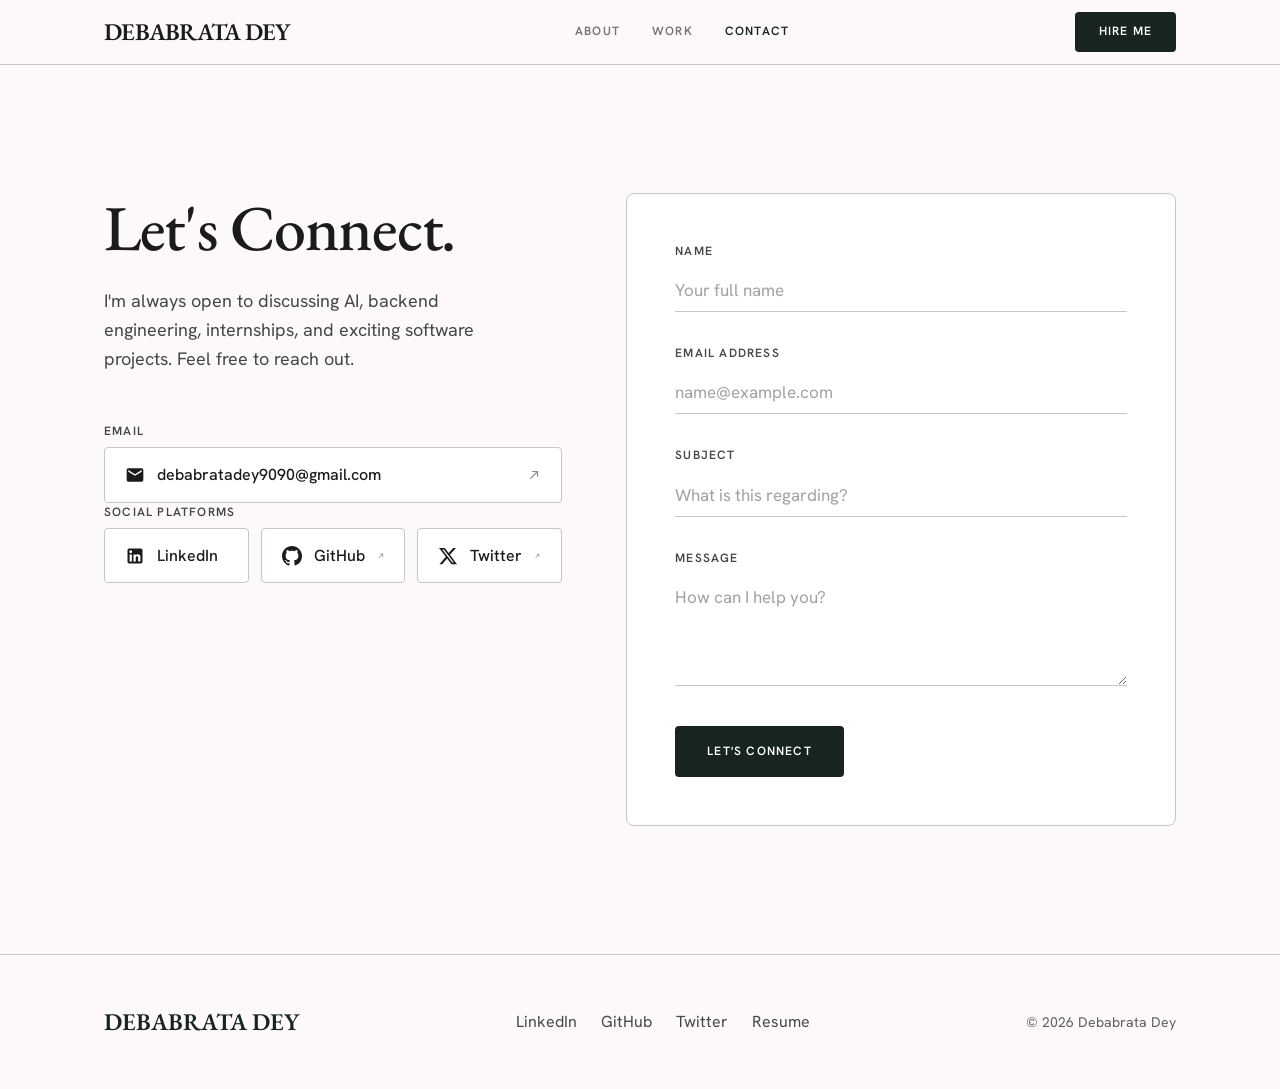
<file: frontend/contact.html>
<!DOCTYPE html>
<html lang="en">
<head>
  <meta charset="utf-8" />
  <meta name="viewport" content="width=device-width, initial-scale=1.0" />
  <title>Contact — Debabrata Dey</title>
  <meta name="description" content="Get in touch with Debabrata Dey — open to AI projects, backend engineering, and collaboration opportunities." />
  <link rel="stylesheet" href="css/styles.css" />
  <style>
    /* ── Page ─────────────────────────────────────── */
    .contact-page {
      max-width: var(--container-max);
      margin-inline: auto;
      padding-inline: var(--spacing-margin-mobile);
      padding-top: 64px;
      padding-bottom: 128px;
    }
    @media (min-width: 768px) {
      .contact-page {
        padding-inline: var(--spacing-margin-desktop);
        padding-top: 128px;
        display: grid;
        grid-template-columns: 5fr 6fr;
        gap: 64px;
        align-items: start;
      }
    }

    /* ── Left: info ───────────────────────────────── */
    .contact-info { }
    .contact-info h1 {
      color: var(--color-on-surface);
      margin-bottom: 24px;
    }
    .contact-intro {
      color: var(--color-on-surface-variant);
      max-width: 400px;
      margin-bottom: 48px;
    }
    .contact-detail-label {
      font-size: 12px;
      letter-spacing: 0.1em;
      font-weight: 600;
      text-transform: uppercase;
      color: var(--color-on-surface-variant);
      margin-bottom: 6px;
    }
    /* ── Styled Contact & Social Link Cards ──────── */
    .contact-link-card {
      display: inline-flex;
      align-items: center;
      gap: 12px;
      padding: 14px 20px;
      background: var(--color-surface-container-lowest);
      border: 1px solid var(--color-outline-variant);
      border-radius: var(--radius-md);
      color: var(--color-on-surface);
      font-family: var(--font-sans);
      font-size: 16px;
      font-weight: 500;
      text-decoration: none;
      transition: all 0.25s cubic-bezier(0.165, 0.84, 0.44, 1);
      width: 100%;
    }

    .contact-link-card:hover {
      background: var(--color-primary);
      color: var(--color-on-primary);
      border-color: var(--color-primary);
      transform: translateY(-2px);
      box-shadow: 0 6px 20px rgba(24, 36, 31, 0.1);
    }

    .contact-link-card svg.icon-logo {
      width: 20px;
      height: 20px;
      fill: currentColor;
      flex-shrink: 0;
      transition: transform 0.2s;
    }

    .contact-link-card:hover svg.icon-logo {
      transform: scale(1.12);
    }

    .contact-link-card svg.icon-arrow {
      width: 14px;
      height: 14px;
      fill: currentColor;
      opacity: 0.5;
      margin-left: auto;
      transition: transform 0.2s, opacity 0.2s;
    }

    .contact-link-card:hover svg.icon-arrow {
      opacity: 1;
      transform: translate(2px, -2px);
    }

    .contact-social-grid {
      display: grid;
      grid-template-columns: repeat(auto-fill, minmax(130px, 1fr));
      gap: 12px;
      margin-top: 6px;
    }

    .contact-email {
      font-size: 16px;
      color: var(--color-primary);
      transition: opacity 0.2s;
    }

    /* ── Right: Form ───────────── */
    .contact-form-wrap {
      background: var(--color-surface-container-lowest);
      border: 1px solid var(--color-outline-variant);
      border-radius: var(--radius-lg);
      padding: 40px 32px;
      margin-top: 48px;
    }

    @media (min-width: 768px) {
      .contact-form-wrap {
        padding: 48px;
        margin-top: 0;
      }
    }

    .contact-form {
      display: flex;
      flex-direction: column;
      gap: 32px;
    }

    .form-field {
      display: flex;
      flex-direction: column;
      gap: 8px;
      width: 100%;
    }

    .form-field label {
      font-size: 12px;
      letter-spacing: 0.1em;
      font-weight: 600;
      text-transform: uppercase;
      color: var(--color-on-surface-variant);
    }

    .form-input {
      border: none;
      border-bottom: 1px solid var(--color-outline-variant);
      border-radius: 0;
      background: transparent;
      padding: 10px 0;
      font-family: var(--font-sans);
      font-size: 17px;
      color: var(--color-on-surface);
      width: 100%;
      outline: none;
      transition: border-color 0.2s;
    }

    .form-input:focus {
      border-bottom-color: var(--color-primary);
    }

    .form-input::placeholder {
      color: var(--color-on-surface-variant);
      opacity: 0.5;
    }

    textarea.form-input {
      resize: vertical;
      min-height: 110px;
    }

    .form-submit {
      align-self: flex-start;
      margin-top: 8px;
    }
  </style>
</head>
<body>

  <!-- ====================================================
       Navigation
       ==================================================== -->
  <header class="nav">
    <div class="nav-inner">
      <a href="index.html" class="nav-logo">DEBABRATA DEY</a>
      <nav class="nav-links">
        <a href="about.html"   data-page="about.html">About</a>
        <a href="work.html"    data-page="work.html">Work</a>
        <a href="contact.html" data-page="contact.html">Contact</a>
      </nav>
      <a href="contact.html" class="nav-hire-btn">Hire Me</a>
      <button class="nav-menu-btn" id="menu-btn" aria-label="Toggle menu">
        <span class="material-symbols-outlined">menu</span>
      </button>
    </div>
    <nav class="nav-mobile" id="mobile-nav">
      <a href="about.html"   data-page="about.html">About</a>
      <a href="work.html"    data-page="work.html">Work</a>
      <a href="contact.html" data-page="contact.html">Contact</a>
    </nav>
  </header>

  <main>
    <div class="contact-page">

      <!-- ================================================
           Left — Info
           ================================================ -->
      <div class="contact-info fade-in">
        <h1 class="text-headline-xl">Let's Connect.</h1>
        <p class="text-body-lg contact-intro">
          I'm always open to discussing AI, backend engineering, internships,
          and exciting software projects. Feel free to reach out.
        </p>
        <div class="contact-details">
          <div>
            <p class="contact-detail-label">Email</p>
            <a href="mailto:debabratadey9090@gmail.com" class="contact-link-card">
              <svg class="icon-logo" viewBox="0 0 24 24"><path d="M20 4H4c-1.1 0-1.99.9-1.99 2L2 18c0 1.1.9 2 2 2h16c1.1 0 2-.9 2-2V6c0-1.1-.9-2-2-2zm0 4l-8 5-8-5V6l8 5 8-5v2z"/></svg>
              <span>debabratadey9090@gmail.com</span>
              <svg class="icon-arrow" viewBox="0 0 24 24"><path d="M5 17.59L15.59 7H9V5h10v10h-2V8.41L6.41 19 5 17.59z"/></svg>
            </a>
          </div>
          <div>
            <p class="contact-detail-label">Social Platforms</p>
            <div class="contact-social-grid">
              <a href="https://www.linkedin.com/in/debabratadey7719/" target="_blank" rel="noopener" class="contact-link-card">
                <svg class="icon-logo" viewBox="0 0 24 24"><path d="M19 3a2 2 0 0 1 2 2v14a2 2 0 0 1-2 2H5a2 2 0 0 1-2-2V5a2 2 0 0 1 2-2h14m-.5 15.5v-5.3a3.26 3.26 0 0 0-3.26-3.26c-.85 0-1.84.52-2.28 1.3v-1.11h-2.79v8.37h2.79v-4.93c0-.77.62-1.4 1.39-1.4a1.4 1.4 0 0 1 1.4 1.4v4.93h2.75M6.88 8.56a1.68 1.68 0 0 0 1.68-1.68c0-.93-.75-1.69-1.68-1.69a1.69 1.69 0 0 0-1.69 1.69c0 .93.76 1.68 1.69 1.68m1.39 9.94v-8.37H5.5v8.37h2.77z"/></svg>
                <span>LinkedIn</span>
                <svg class="icon-arrow" viewBox="0 0 24 24"><path d="M5 17.59L15.59 7H9V5h10v10h-2V8.41L6.41 19 5 17.59z"/></svg>
              </a>
              <a href="https://github.com/Debabrata7719" target="_blank" rel="noopener" class="contact-link-card">
                <svg class="icon-logo" viewBox="0 0 24 24"><path d="M12 0C5.37 0 0 5.37 0 12c0 5.31 3.435 9.795 8.205 11.385.6.105.825-.255.825-.57 0-.285-.015-1.23-.015-2.235-3.015.555-3.795-.735-4.035-1.41-.135-.345-.72-1.41-1.23-1.695-.42-.225-1.02-.78-.015-.795.945-.015 1.62.87 1.845 1.23 1.08 1.815 2.805 1.305 3.495.99.105-.78.42-1.305.765-1.605-2.67-.3-5.46-1.335-5.46-5.925 0-1.305.465-2.385 1.23-3.225-.12-.3-.54-1.53.12-3.18 0 0 1.005-.315 3.3 1.23.96-.27 1.98-.405 3-.405s2.04.135 3 .405c2.295-1.56 3.3-1.23 3.3-1.23.66 1.65.24 2.88.12 3.18.765.84 1.23 1.905 1.23 3.225 0 4.605-2.805 5.625-5.475 5.925.435.375.81 1.095.81 2.22 0 1.605-.015 2.895-.015 3.3 0 .315.225.69.825.57A12.02 12.02 0 0024 12c0-6.63-5.37-12-12-12z"/></svg>
                <span>GitHub</span>
                <svg class="icon-arrow" viewBox="0 0 24 24"><path d="M5 17.59L15.59 7H9V5h10v10h-2V8.41L6.41 19 5 17.59z"/></svg>
              </a>
              <a href="https://x.com/Debabrata_Dey7" target="_blank" rel="noopener" class="contact-link-card">
                <svg class="icon-logo" viewBox="0 0 24 24"><path d="M18.244 2.25h3.308l-7.227 8.26 8.502 11.24H16.17l-5.214-6.817L4.99 21.75H1.68l7.73-8.835L1.254 2.25H8.08l4.713 6.231zm-1.161 17.52h1.833L7.084 4.126H5.117z"/></svg>
                <span>Twitter</span>
                <svg class="icon-arrow" viewBox="0 0 24 24"><path d="M5 17.59L15.59 7H9V5h10v10h-2V8.41L6.41 19 5 17.59z"/></svg>
              </a>
            </div>
          </div>
        </div>
      </div>

      <!-- ================================================
           Right — Form
           ================================================ -->
      <div class="contact-form-wrap fade-in">
        <form class="contact-form" id="contact-form" novalidate>

          <div class="form-field">
            <label for="name">Name</label>
            <input
              type="text"
              id="name"
              name="name"
              class="form-input"
              placeholder="Your full name"
              required
              minlength="2"
              maxlength="100"
            />
          </div>

          <div class="form-field">
            <label for="email">Email Address</label>
            <input
              type="email"
              id="email"
              name="email"
              class="form-input"
              placeholder="name@example.com"
              required
            />
          </div>

          <div class="form-field">
            <label for="subject">Subject</label>
            <input
              type="text"
              id="subject"
              name="subject"
              class="form-input"
              placeholder="What is this regarding?"
              maxlength="200"
            />
          </div>

          <div class="form-field">
            <label for="message">Message</label>
            <textarea
              id="message"
              name="message"
              class="form-input"
              placeholder="How can I help you?"
              rows="4"
              required
              minlength="10"
              maxlength="2000"
            ></textarea>
          </div>

          <button type="submit" class="btn-primary form-submit" id="submit-btn">
            Let's Connect
          </button>

        </form>
      </div>

    </div>
  </main>

  <!-- ====================================================
       Footer
       ==================================================== -->
  <footer class="footer">
    <div class="footer-inner">
      <div class="footer-logo">DEBABRATA DEY</div>
      <div class="footer-links">
        <a href="https://www.linkedin.com/in/debabratadey7719/" target="_blank" rel="noopener">LinkedIn</a>
        <a href="https://github.com/Debabrata7719"             target="_blank" rel="noopener">GitHub</a>
        <a href="https://x.com/Debabrata_Dey7"                 target="_blank" rel="noopener">Twitter</a>
        <a href="../asset/resume (2).pdf"                       download="Debabrata_Dey_Resume.pdf">Resume</a>
      </div>
      <div class="footer-copy">© 2026 Debabrata Dey</div>
    </div>
  </footer>

  <script src="js/main.js"></script>
</body>
</html>
</file>
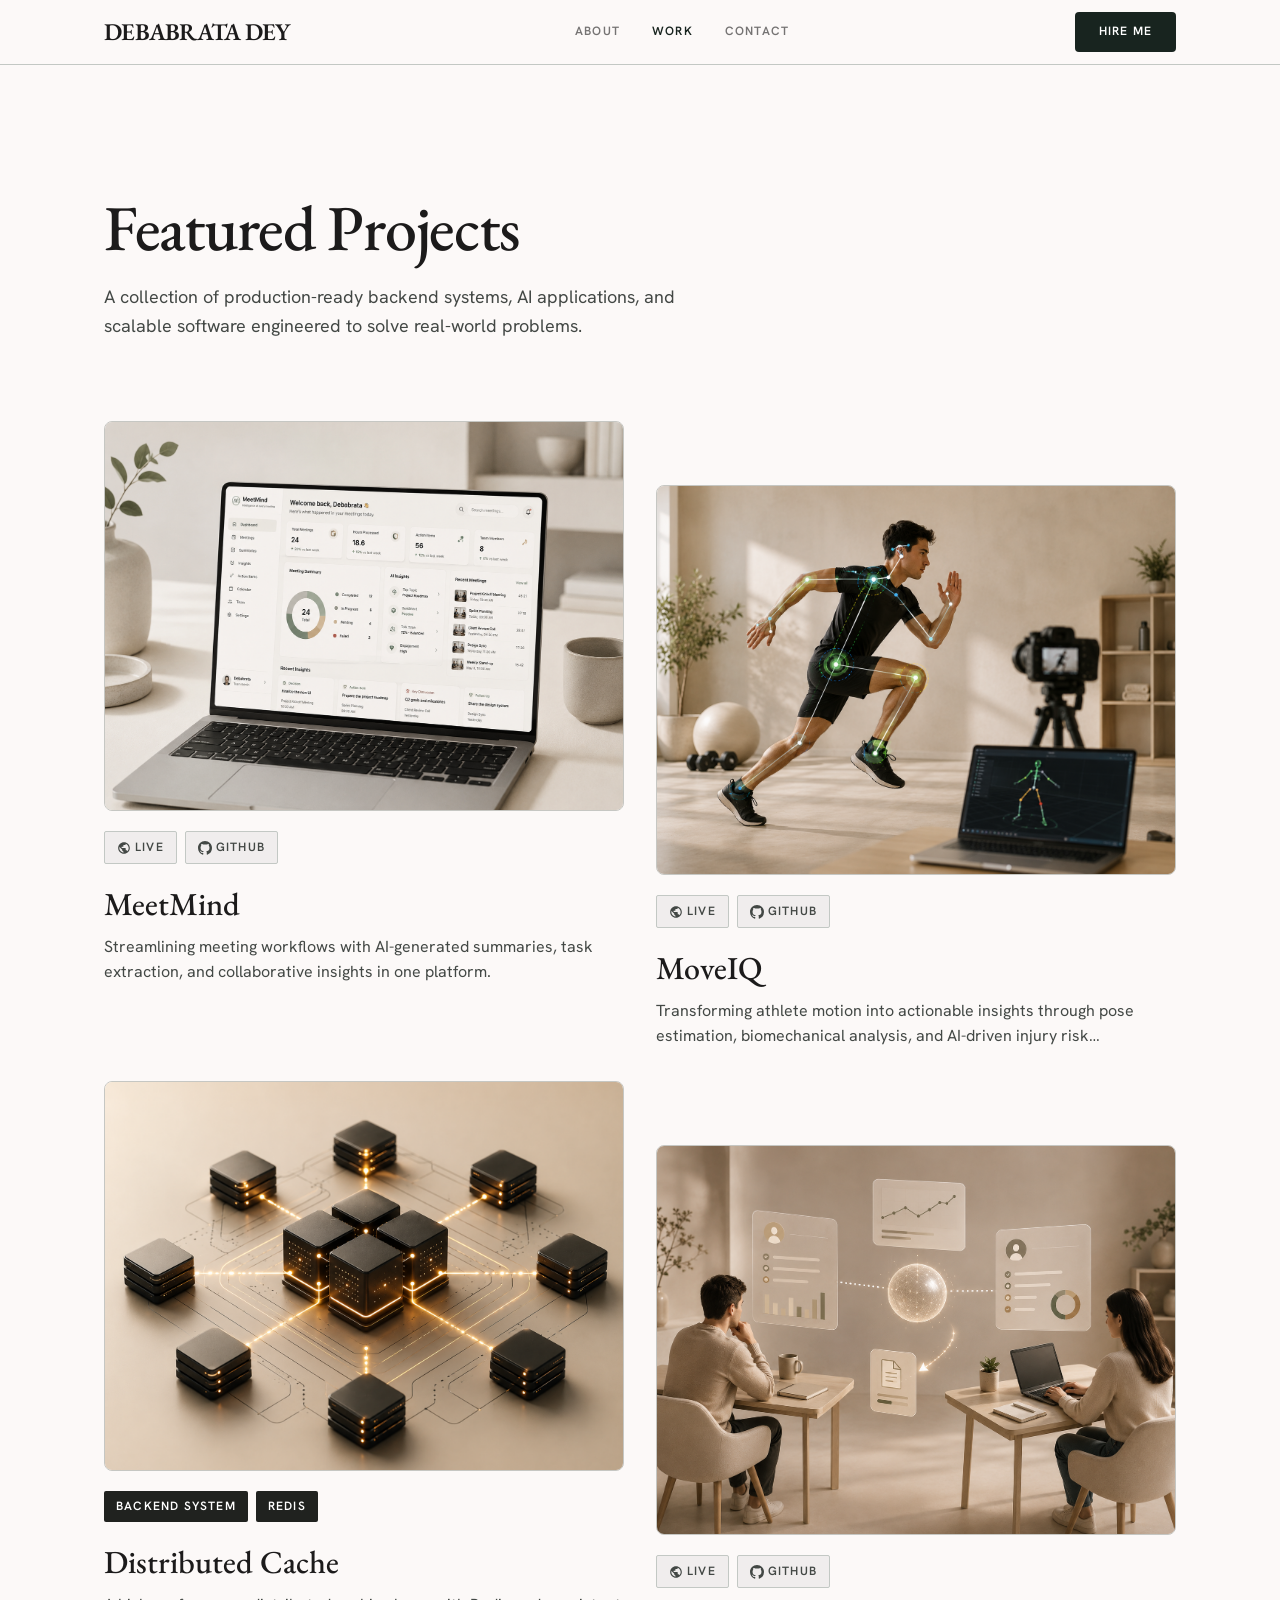
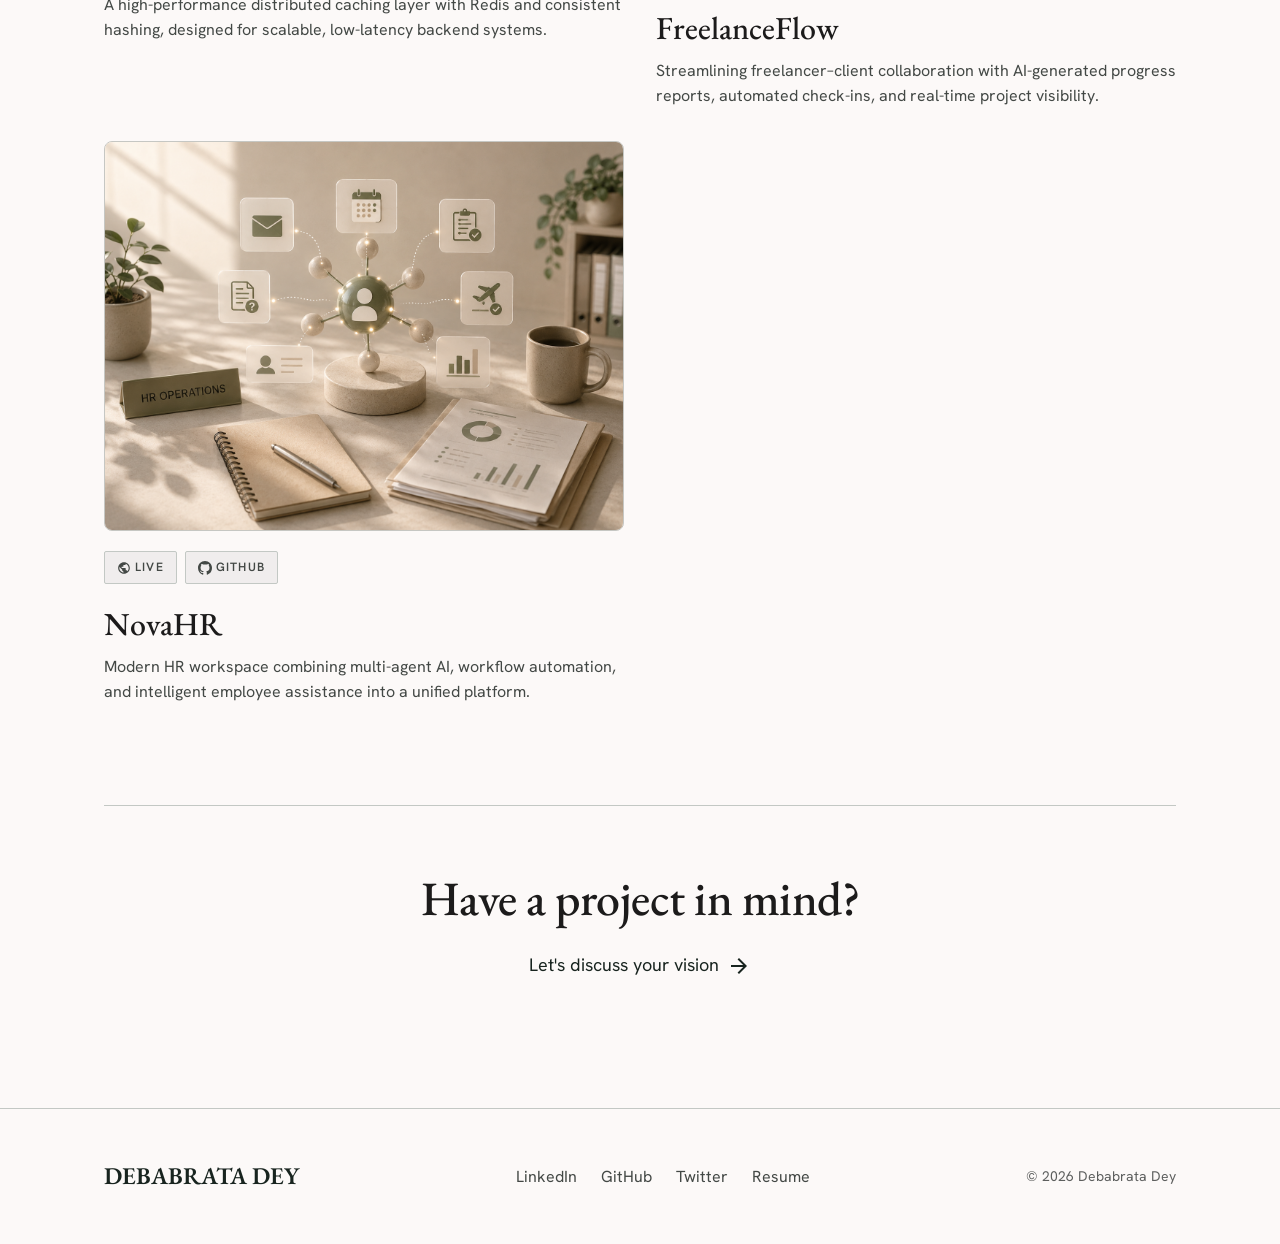
<file: frontend/work.html>
<!DOCTYPE html>
<html lang="en">

<head>
  <meta charset="utf-8" />
  <meta name="viewport" content="width=device-width, initial-scale=1.0" />
  <title>Work — Debabrata Dey</title>
  <meta name="description"
    content="Projects by Debabrata Dey — MeetMind, MoveIQ, Distributed Cache, FreelanceFlow, and NovaHR." />
  <link rel="stylesheet" href="css/styles.css" />
  <style>
    /* ── Page ─────────────────────────────────────── */
    .work-page {
      max-width: var(--container-max);
      margin-inline: auto;
      padding-inline: var(--spacing-margin-mobile);
      padding-top: 64px;
      padding-bottom: 128px;
    }

    @media (min-width: 768px) {
      .work-page {
        padding-inline: var(--spacing-margin-desktop);
        padding-top: 128px;
      }
    }

    /* ── Header section ───────────────────────────── */
    .work-header {
      margin-bottom: 80px;
    }

    .work-header h1 {
      color: var(--color-on-surface);
      margin-bottom: 20px;
      max-width: 720px;
    }

    .work-header p {
      color: var(--color-on-surface-variant);
      max-width: 580px;
    }

    /* ── Project grid ─────────────────────────────── */
    .projects-grid {
      display: grid;
      grid-template-columns: 1fr;
      gap: 32px 32px;
    }

    @media (min-width: 768px) {
      .projects-grid {
        grid-template-columns: 1fr 1fr;
      }
    }

    .project-card {
      display: flex;
      flex-direction: column;
      gap: 20px;
      cursor: pointer;
    }

    /* Stagger 2nd card down on desktop */
    @media (min-width: 768px) {
      .project-card:nth-child(even) {
        margin-top: 64px;
      }
    }

    .project-card .img-wrap {
      width: 100%;
      aspect-ratio: 4/3;
      background: var(--color-surface-container-high);
      border-radius: var(--radius-lg);
      overflow: hidden;
      border: 1px solid var(--color-tertiary-fixed-dim);
    }

    .project-card .img-wrap img {
      width: 100%;
      height: 100%;
      object-fit: cover;
      transition: transform 0.4s cubic-bezier(0.165, 0.84, 0.44, 1);
    }

    .project-card:hover .img-wrap img {
      transform: scale(1.03);
    }

    .card-badges {
      display: flex;
      gap: 8px;
      flex-wrap: wrap;
    }

    .badge-link {
      display: inline-flex;
      align-items: center;
      gap: 4px;
      padding: 6px 12px;
      background: var(--color-surface-container);
      color: var(--color-on-surface-variant);
      font-size: 12px;
      letter-spacing: 0.1em;
      font-weight: 600;
      text-transform: uppercase;
      border-radius: var(--radius-sm);
      transition: background 0.2s, color 0.2s;
    }

    .badge-link:hover {
      background: var(--color-primary);
      color: var(--color-on-primary);
    }

    .card-title {
      color: var(--color-on-surface);
      margin-bottom: 8px;
      transition: color 0.2s;
    }

    .project-card:hover .card-title {
      color: var(--color-primary);
    }

    .card-desc {
      color: var(--color-on-surface-variant);
      display: -webkit-box;
      -webkit-line-clamp: 2;
      -webkit-box-orient: vertical;
      overflow: hidden;
    }

    /* ── CTA ──────────────────────────────────────── */
    .work-cta {
      margin-top: 100px;
      padding-top: 64px;
      border-top: 1px solid var(--color-outline-variant);
      display: flex;
      flex-direction: column;
      align-items: center;
      text-align: center;
      gap: 24px;
    }

    .work-cta h2 {
      color: var(--color-on-surface);
    }

    .cta-link {
      display: inline-flex;
      align-items: center;
      gap: 8px;
      font-size: 18px;
      color: var(--color-primary);
      transition: color 0.2s;
    }

    .cta-link:hover {
      color: var(--color-on-surface-variant);
    }

    .cta-link .material-symbols-outlined {
      transition: transform 0.2s;
    }

    .cta-link:hover .material-symbols-outlined {
      transform: translateX(4px);
    }
  </style>
</head>

<body>

  <!-- ====================================================
       Navigation
       ==================================================== -->
  <header class="nav">
    <div class="nav-inner">
      <a href="index.html" class="nav-logo">DEBABRATA DEY</a>
      <nav class="nav-links">
        <a href="about.html" data-page="about.html">About</a>
        <a href="work.html" data-page="work.html">Work</a>
        <a href="contact.html" data-page="contact.html">Contact</a>
      </nav>
      <a href="contact.html" class="nav-hire-btn">Hire Me</a>
      <button class="nav-menu-btn" id="menu-btn" aria-label="Toggle menu">
        <span class="material-symbols-outlined">menu</span>
      </button>
    </div>
    <nav class="nav-mobile" id="mobile-nav">
      <a href="about.html" data-page="about.html">About</a>
      <a href="work.html" data-page="work.html">Work</a>
      <a href="contact.html" data-page="contact.html">Contact</a>
      <a href="contact.html" style="color:var(--color-primary);">Hire Me</a>
    </nav>
  </header>

  <main>
    <div class="work-page">

      <!-- Header -->
      <section class="work-header fade-in">
        <h1 class="text-headline-xl">Featured Projects</h1>
        <p class="text-body-lg">
          A collection of production-ready backend systems, AI applications, and
          scalable software engineered to solve real-world problems.
        </p>
      </section>

      <!-- Projects grid -->
      <section class="projects-grid">

        <!-- 1. MeetMind -->
        <article class="project-card fade-in">
          <div class="img-wrap">
            <img src="../asset/MeetMind.png" alt="MeetMind platform screenshot" />
          </div>
          <div class="card-badges">
            <a href="https://meet-mind-wine.vercel.app/" class="badge-link" target="_blank" rel="noopener">
              <svg viewBox="0 0 24 24"><path d="M12 2C6.48 2 2 6.48 2 12s4.48 10 10 10 10-4.48 10-10S17.52 2 12 2zm-1 17.93c-3.95-.49-7-3.85-7-7.93 0-.62.08-1.21.21-1.79L9 15v1c0 1.1.9 2 2 2v1.93zm6.9-2.54c-.26-.81-1-1.39-1.9-1.39h-1v-3c0-.55-.45-1-1-1H8v-2h2c.55 0 1-.45 1-1V7h2c1.1 0 2-.9 2-2v-.41c2.93 1.19 5 4.06 5 7.41 0 2.08-.8 3.97-2.1 5.39z"/></svg>
              Live
            </a>
            <a href="https://github.com/Debabrata7719/MeetMind" class="badge-link" target="_blank" rel="noopener">
              <svg viewBox="0 0 24 24"><path d="M12 0C5.37 0 0 5.37 0 12c0 5.31 3.435 9.795 8.205 11.385.6.105.825-.255.825-.57 0-.285-.015-1.23-.015-2.235-3.015.555-3.795-.735-4.035-1.41-.135-.345-.72-1.41-1.23-1.695-.42-.225-1.02-.78-.015-.795.945-.015 1.62.87 1.845 1.23 1.08 1.815 2.805 1.305 3.495.99.105-.78.42-1.305.765-1.605-2.67-.3-5.46-1.335-5.46-5.925 0-1.305.465-2.385 1.23-3.225-.12-.3-.54-1.53.12-3.18 0 0 1.005-.315 3.3 1.23.96-.27 1.98-.405 3-.405s2.04.135 3 .405c2.295-1.56 3.3-1.23 3.3-1.23.66 1.65.24 2.88.12 3.18.765.84 1.23 1.905 1.23 3.225 0 4.605-2.805 5.625-5.475 5.925.435.375.81 1.095.81 2.22 0 1.605-.015 2.895-.015 3.3 0 .315.225.69.825.57A12.02 12.02 0 0024 12c0-6.63-5.37-12-12-12z"/></svg>
              GitHub
            </a>
          </div>
          <div>
            <h2 class="text-headline-md card-title">MeetMind</h2>
            <p class="text-body-md card-desc">
              Streamlining meeting workflows with AI-generated summaries, task extraction,
              and collaborative insights in one platform.
            </p>
          </div>
        </article>

        <!-- 2. MoveIQ -->
        <article class="project-card fade-in">
          <div class="img-wrap">
            <img src="../asset/MoveIQ.png" alt="MoveIQ AI sports platform screenshot" />
          </div>
          <div class="card-badges">
            <a href="https://move-iq-theta.vercel.app/" class="badge-link" target="_blank" rel="noopener">
              <svg viewBox="0 0 24 24"><path d="M12 2C6.48 2 2 6.48 2 12s4.48 10 10 10 10-4.48 10-10S17.52 2 12 2zm-1 17.93c-3.95-.49-7-3.85-7-7.93 0-.62.08-1.21.21-1.79L9 15v1c0 1.1.9 2 2 2v1.93zm6.9-2.54c-.26-.81-1-1.39-1.9-1.39h-1v-3c0-.55-.45-1-1-1H8v-2h2c.55 0 1-.45 1-1V7h2c1.1 0 2-.9 2-2v-.41c2.93 1.19 5 4.06 5 7.41 0 2.08-.8 3.97-2.1 5.39z"/></svg>
              Live
            </a>
            <a href="https://github.com/Debabrata7719/MoveIQ" class="badge-link" target="_blank" rel="noopener">
              <svg viewBox="0 0 24 24"><path d="M12 0C5.37 0 0 5.37 0 12c0 5.31 3.435 9.795 8.205 11.385.6.105.825-.255.825-.57 0-.285-.015-1.23-.015-2.235-3.015.555-3.795-.735-4.035-1.41-.135-.345-.72-1.41-1.23-1.695-.42-.225-1.02-.78-.015-.795.945-.015 1.62.87 1.845 1.23 1.08 1.815 2.805 1.305 3.495.99.105-.78.42-1.305.765-1.605-2.67-.3-5.46-1.335-5.46-5.925 0-1.305.465-2.385 1.23-3.225-.12-.3-.54-1.53.12-3.18 0 0 1.005-.315 3.3 1.23.96-.27 1.98-.405 3-.405s2.04.135 3 .405c2.295-1.56 3.3-1.23 3.3-1.23.66 1.65.24 2.88.12 3.18.765.84 1.23 1.905 1.23 3.225 0 4.605-2.805 5.625-5.475 5.925.435.375.81 1.095.81 2.22 0 1.605-.015 2.895-.015 3.3 0 .315.225.69.825.57A12.02 12.02 0 0024 12c0-6.63-5.37-12-12-12z"/></svg>
              GitHub
            </a>
          </div>
          <div>
            <h2 class="text-headline-md card-title">MoveIQ</h2>
            <p class="text-body-md card-desc">
              Transforming athlete motion into actionable insights through pose estimation,
              biomechanical analysis, and AI-driven injury risk assessment.
            </p>
          </div>
        </article>

        <!-- 3. Distributed Cache -->
        <article class="project-card fade-in">
          <div class="img-wrap">
            <img src="../asset/Distributed Cache.png" alt="Distributed Cache system architecture" />
          </div>
          <div class="card-badges">
            <span class="badge">Backend System</span>
            <span class="badge">Redis</span>
          </div>
          <div>
            <h2 class="text-headline-md card-title">Distributed Cache</h2>
            <p class="text-body-md card-desc">
              A high-performance distributed caching layer with Redis and consistent
              hashing, designed for scalable, low-latency backend systems.
            </p>
          </div>
        </article>

        <!-- 4. FreelanceFlow -->
        <article class="project-card fade-in">
          <div class="img-wrap">
            <img src="../asset/FreelanceFlow.png" alt="FreelanceFlow platform screenshot" />
          </div>
          <div class="card-badges">
            <a href="https://freelance-flow-mocha-zeta.vercel.app/" class="badge-link" target="_blank" rel="noopener">
              <svg viewBox="0 0 24 24"><path d="M12 2C6.48 2 2 6.48 2 12s4.48 10 10 10 10-4.48 10-10S17.52 2 12 2zm-1 17.93c-3.95-.49-7-3.85-7-7.93 0-.62.08-1.21.21-1.79L9 15v1c0 1.1.9 2 2 2v1.93zm6.9-2.54c-.26-.81-1-1.39-1.9-1.39h-1v-3c0-.55-.45-1-1-1H8v-2h2c.55 0 1-.45 1-1V7h2c1.1 0 2-.9 2-2v-.41c2.93 1.19 5 4.06 5 7.41 0 2.08-.8 3.97-2.1 5.39z"/></svg>
              Live
            </a>
            <a href="https://github.com/Debabrata7719/Freelance_Flow" class="badge-link" target="_blank" rel="noopener">
              <svg viewBox="0 0 24 24"><path d="M12 0C5.37 0 0 5.37 0 12c0 5.31 3.435 9.795 8.205 11.385.6.105.825-.255.825-.57 0-.285-.015-1.23-.015-2.235-3.015.555-3.795-.735-4.035-1.41-.135-.345-.72-1.41-1.23-1.695-.42-.225-1.02-.78-.015-.795.945-.015 1.62.87 1.845 1.23 1.08 1.815 2.805 1.305 3.495.99.105-.78.42-1.305.765-1.605-2.67-.3-5.46-1.335-5.46-5.925 0-1.305.465-2.385 1.23-3.225-.12-.3-.54-1.53.12-3.18 0 0 1.005-.315 3.3 1.23.96-.27 1.98-.405 3-.405s2.04.135 3 .405c2.295-1.56 3.3-1.23 3.3-1.23.66 1.65.24 2.88.12 3.18.765.84 1.23 1.905 1.23 3.225 0 4.605-2.805 5.625-5.475 5.925.435.375.81 1.095.81 2.22 0 1.605-.015 2.895-.015 3.3 0 .315.225.69.825.57A12.02 12.02 0 0024 12c0-6.63-5.37-12-12-12z"/></svg>
              GitHub
            </a>
          </div>
          <div>
            <h2 class="text-headline-md card-title">FreelanceFlow</h2>
            <p class="text-body-md card-desc">
              Streamlining freelancer–client collaboration with AI-generated progress
              reports, automated check-ins, and real-time project visibility.
            </p>
          </div>
        </article>

        <!-- 5. NovaHR -->
        <article class="project-card fade-in">
          <div class="img-wrap">
            <img src="../asset/NovaHR.png" alt="NovaHR AI workspace screenshot" />
          </div>
          <div class="card-badges">
            <a href="https://hr-nova-two.vercel.app/" class="badge-link" target="_blank" rel="noopener">
              <svg viewBox="0 0 24 24"><path d="M12 2C6.48 2 2 6.48 2 12s4.48 10 10 10 10-4.48 10-10S17.52 2 12 2zm-1 17.93c-3.95-.49-7-3.85-7-7.93 0-.62.08-1.21.21-1.79L9 15v1c0 1.1.9 2 2 2v1.93zm6.9-2.54c-.26-.81-1-1.39-1.9-1.39h-1v-3c0-.55-.45-1-1-1H8v-2h2c.55 0 1-.45 1-1V7h2c1.1 0 2-.9 2-2v-.41c2.93 1.19 5 4.06 5 7.41 0 2.08-.8 3.97-2.1 5.39z"/></svg>
              Live
            </a>
            <a href="https://github.com/Debabrata7719/HRNova" class="badge-link" target="_blank" rel="noopener">
              <svg viewBox="0 0 24 24"><path d="M12 0C5.37 0 0 5.37 0 12c0 5.31 3.435 9.795 8.205 11.385.6.105.825-.255.825-.57 0-.285-.015-1.23-.015-2.235-3.015.555-3.795-.735-4.035-1.41-.135-.345-.72-1.41-1.23-1.695-.42-.225-1.02-.78-.015-.795.945-.015 1.62.87 1.845 1.23 1.08 1.815 2.805 1.305 3.495.99.105-.78.42-1.305.765-1.605-2.67-.3-5.46-1.335-5.46-5.925 0-1.305.465-2.385 1.23-3.225-.12-.3-.54-1.53.12-3.18 0 0 1.005-.315 3.3 1.23.96-.27 1.98-.405 3-.405s2.04.135 3 .405c2.295-1.56 3.3-1.23 3.3-1.23.66 1.65.24 2.88.12 3.18.765.84 1.23 1.905 1.23 3.225 0 4.605-2.805 5.625-5.475 5.925.435.375.81 1.095.81 2.22 0 1.605-.015 2.895-.015 3.3 0 .315.225.69.825.57A12.02 12.02 0 0024 12c0-6.63-5.37-12-12-12z"/></svg>
              GitHub
            </a>
          </div>
          <div>
            <h2 class="text-headline-md card-title">NovaHR</h2>
            <p class="text-body-md card-desc">
              Modern HR workspace combining multi-agent AI, workflow automation, and
              intelligent employee assistance into a unified platform.
            </p>
          </div>
        </article>

      </section>

      <!-- CTA -->
      <section class="work-cta fade-in">
        <h2 class="text-headline-lg">Have a project in mind?</h2>
        <a href="contact.html" class="cta-link text-body-lg">
          Let's discuss your vision
          <span class="material-symbols-outlined">arrow_forward</span>
        </a>
      </section>

    </div>
  </main>

  <!-- ====================================================
       Footer
       ==================================================== -->
  <footer class="footer">
    <div class="footer-inner">
      <div class="footer-logo">DEBABRATA DEY</div>
      <div class="footer-links">
        <a href="https://www.linkedin.com/in/debabratadey7719/" target="_blank" rel="noopener">LinkedIn</a>
        <a href="https://github.com/Debabrata7719" target="_blank" rel="noopener">GitHub</a>
        <a href="https://x.com/Debabrata_Dey7" target="_blank" rel="noopener">Twitter</a>
        <a href="../asset/resume (2).pdf" download="Debabrata_Dey_Resume.pdf">Resume</a>
      </div>
      <div class="footer-copy">© 2026 Debabrata Dey</div>
    </div>
  </footer>

  <script src="js/main.js"></script>
</body>

</html>
</file>
<file: css/styles.css>
/*
 * styles.css — Shared design system for Debabrata Dey's portfolio.
 *
 * Faithfully converted from the Stitch / Tailwind design tokens.
 * All 4 pages import this single file.
 *
 * Typography:  EB Garamond (headlines) + Hanken Grotesk (body)
 * Color theme: Warm off-white surface, deep forest-green primary
 */

/* =========================================================
   Google Fonts import
   ========================================================= */
@import url('https://fonts.googleapis.com/css2?family=EB+Garamond:ital,wght@0,400..800;1,400..800&family=Hanken+Grotesk:ital,wght@0,100..900;1,100..900&display=swap');
@import url('https://fonts.googleapis.com/css2?family=Material+Symbols+Outlined:wght,FILL@100..700,0..1&display=swap');

/* =========================================================
   Design tokens (CSS custom properties)
   ========================================================= */
:root {
  /* --- Surfaces --- */
  --color-background:              #fcf9f8;
  --color-surface:                 #fcf9f8;
  --color-surface-bright:          #fcf9f8;
  --color-surface-dim:             #dcd9d9;
  --color-surface-container-lowest:#ffffff;
  --color-surface-container-low:   #f6f3f2;
  --color-surface-container:       #f0eded;
  --color-surface-container-high:  #eae7e7;
  --color-surface-container-highest:#e5e2e1;
  --color-surface-variant:         #e5e2e1;

  /* --- Primary (deep forest green) --- */
  --color-primary:                 #18241f;
  --color-on-primary:              #ffffff;
  --color-primary-container:       #2d3934;
  --color-on-primary-container:    #95a29c;
  --color-primary-fixed:           #d8e6de;
  --color-primary-fixed-dim:       #bccac2;
  --color-on-primary-fixed:        #121e19;
  --color-on-primary-fixed-variant:#3d4944;
  --color-inverse-primary:         #bccac2;

  /* --- Secondary --- */
  --color-secondary:               #5d5f5e;
  --color-on-secondary:            #ffffff;
  --color-secondary-container:     #dcdddc;
  --color-on-secondary-container:  #5f6161;
  --color-secondary-fixed:         #e2e2e2;
  --color-secondary-fixed-dim:     #c6c7c6;
  --color-on-secondary-fixed:      #1a1c1c;
  --color-on-secondary-fixed-variant:#454747;

  /* --- Tertiary (near-black) --- */
  --color-tertiary:                #20221f;
  --color-on-tertiary:             #ffffff;
  --color-tertiary-container:      #353734;
  --color-on-tertiary-container:   #9fa09c;
  --color-tertiary-fixed:          #e3e3df;
  --color-tertiary-fixed-dim:      #c6c7c3;
  --color-on-tertiary-fixed:       #1a1c1a;
  --color-on-tertiary-fixed-variant:#464744;

  /* --- On-surface / text --- */
  --color-on-surface:              #1c1b1b;
  --color-on-surface-variant:      #434845;
  --color-on-background:           #1c1b1b;
  --color-inverse-surface:         #313030;
  --color-inverse-on-surface:      #f3f0ef;

  /* --- Utility --- */
  --color-outline:                 #737875;
  --color-outline-variant:         #c3c8c4;
  --color-surface-tint:            #55615b;
  --color-error:                   #ba1a1a;
  --color-on-error:                #ffffff;
  --color-error-container:         #ffdad6;
  --color-on-error-container:      #93000a;

  /* --- Typography --- */
  --font-serif:   'EB Garamond', Georgia, serif;
  --font-sans:    'Hanken Grotesk', system-ui, sans-serif;

  /* --- Spacing --- */
  --spacing-unit:             8px;
  --spacing-gutter:           32px;
  --spacing-margin-mobile:    20px;
  --spacing-margin-desktop:   64px;
  --spacing-section-gap:      128px;
  --container-max:            1200px;

  /* --- Border radius --- */
  --radius-sm:   2px;
  --radius-md:   4px;
  --radius-lg:   8px;
  --radius-full: 12px;
}

/* =========================================================
   Reset & base
   ========================================================= */
*, *::before, *::after {
  box-sizing: border-box;
  margin: 0;
  padding: 0;
}

html {
  scroll-behavior: smooth;
  -webkit-text-size-adjust: 100%;
}

body {
  font-family: var(--font-sans);
  font-size: 16px;
  line-height: 1.6;
  background-color: var(--color-background);
  color: var(--color-on-surface);
  -webkit-font-smoothing: antialiased;
  -moz-osx-font-smoothing: grayscale;
  min-height: 100vh;
  display: flex;
  flex-direction: column;
}

main { flex: 1; }

img { display: block; max-width: 100%; }

a { color: inherit; text-decoration: none; }

button { cursor: pointer; border: none; background: none; font: inherit; }

/* =========================================================
   Typography scale
   ========================================================= */

/* Headline XL — 64px / lh 1.1 / ls -0.02em */
.text-headline-xl {
  font-family: var(--font-serif);
  font-size: 64px;
  line-height: 1.1;
  letter-spacing: -0.02em;
  font-weight: 500;
}

/* Headline LG — 48px / lh 1.2 / ls -0.01em */
.text-headline-lg {
  font-family: var(--font-serif);
  font-size: 48px;
  line-height: 1.2;
  letter-spacing: -0.01em;
  font-weight: 500;
}

/* Headline MD — 32px / lh 1.3 */
.text-headline-md {
  font-family: var(--font-serif);
  font-size: 32px;
  line-height: 1.3;
  font-weight: 500;
}

/* Headline SM — 24px / lh 1.4 */
.text-headline-sm {
  font-family: var(--font-serif);
  font-size: 24px;
  line-height: 1.4;
  font-weight: 600;
}

/* Body LG — 18px / lh 1.6 */
.text-body-lg {
  font-family: var(--font-sans);
  font-size: 18px;
  line-height: 1.6;
  font-weight: 400;
}

/* Body MD — 16px / lh 1.6 */
.text-body-md {
  font-family: var(--font-sans);
  font-size: 16px;
  line-height: 1.6;
  font-weight: 400;
}

/* Label CAPS — 12px / ls 0.1em / uppercase */
.text-label-caps {
  font-family: var(--font-sans);
  font-size: 12px;
  line-height: 1;
  letter-spacing: 0.1em;
  font-weight: 600;
  text-transform: uppercase;
}

/* Mobile headline overrides */
@media (max-width: 767px) {
  .text-headline-xl { font-size: 40px; line-height: 1.2; }
  .text-headline-lg { font-size: 32px; line-height: 1.2; }
}

/* =========================================================
   Layout helpers
   ========================================================= */
.container {
  width: 100%;
  max-width: var(--container-max);
  margin-inline: auto;
  padding-inline: var(--spacing-margin-mobile);
}

@media (min-width: 768px) {
  .container { padding-inline: var(--spacing-margin-desktop); }
}

/* =========================================================
   Navigation
   ========================================================= */
.nav {
  position: sticky;
  top: 0;
  z-index: 50;
  background-color: var(--color-surface);
  border-bottom: 1px solid var(--color-outline-variant);
}

.nav-inner {
  display: flex;
  align-items: center;
  justify-content: space-between;
  height: 64px;
  width: 100%;
  max-width: var(--container-max);
  margin-inline: auto;
  padding-inline: var(--spacing-margin-mobile);
}

@media (min-width: 768px) {
  .nav-inner { padding-inline: var(--spacing-margin-desktop); }
}

.nav-logo {
  font-family: var(--font-serif);
  font-size: 24px;
  font-weight: 600;
  letter-spacing: -0.03em;
  color: var(--color-on-surface);
  transition: opacity 0.2s;
}
.nav-logo:hover { opacity: 0.8; }

.nav-links {
  display: none;
  gap: 32px;
  align-items: center;
}

@media (min-width: 768px) { .nav-links { display: flex; } }

.nav-links a {
  position: relative;
  font-family: var(--font-sans);
  font-size: 12px;
  letter-spacing: 0.1em;
  font-weight: 600;
  text-transform: uppercase;
  color: var(--color-on-surface);
  opacity: 0.6;
  padding-bottom: 6px;
  text-decoration: none;
  transition: opacity 0.2s, color 0.2s;
}

.nav-links a:hover {
  opacity: 1;
  color: var(--color-primary);
}

.nav-links a.active {
  opacity: 1;
  color: var(--color-primary);
}

.nav-links a.active::after {
  content: "";
  position: absolute;
  left: 0;
  bottom: 0;
  width: 100%;
  height: 2px;
  background-color: var(--color-primary);
  border-radius: 2px;
}

.nav-hire-btn {
  display: none;
}

@media (min-width: 768px) {
  .nav-hire-btn {
    display: inline-flex;
    align-items: center;
    justify-content: center;
    background-color: var(--color-primary);
    color: var(--color-on-primary);
    font-family: var(--font-sans);
    font-size: 12px;
    letter-spacing: 0.1em;
    font-weight: 600;
    text-transform: uppercase;
    padding: 10px 24px;
    border-radius: 9999px;
    transition: transform 0.2s;
  }
  .nav-hire-btn:hover { transform: translateY(-2px); }
}

.nav-menu-btn {
  display: flex;
  align-items: center;
  color: var(--color-on-surface);
}
@media (min-width: 768px) { .nav-menu-btn { display: none; } }

/* Mobile dropdown */
.nav-mobile {
  display: none;
  flex-direction: column;
  background: var(--color-surface-container-lowest);
  border-top: 1px solid var(--color-outline-variant);
  padding: 16px var(--spacing-margin-mobile);
  gap: 16px;
}
.nav-mobile.open { display: flex; }
.nav-mobile a {
  font-size: 12px;
  letter-spacing: 0.1em;
  font-weight: 600;
  text-transform: uppercase;
  color: var(--color-on-surface);
  opacity: 0.7;
  transition: opacity 0.2s;
}
.nav-mobile a:hover { opacity: 1; }
.nav-mobile a.active { color: var(--color-primary); opacity: 1; }

/* =========================================================
   Buttons
   ========================================================= */
.btn-primary {
  display: inline-flex;
  align-items: center;
  justify-content: center;
  background-color: var(--color-primary);
  color: var(--color-on-primary);
  font-family: var(--font-sans);
  font-size: 12px;
  letter-spacing: 0.1em;
  font-weight: 600;
  text-transform: uppercase;
  padding: 16px 32px;
  border-radius: 9999px;
  transition: transform 0.2s;
  border: none;
  cursor: pointer;
}
.btn-primary:hover { transform: translateY(-2px); }
.btn-primary:active { transform: scale(0.97); }

.badge-link {
  display: inline-flex;
  align-items: center;
  gap: 6px;
  padding: 6px 14px;
  background: var(--color-surface-container);
  color: var(--color-on-surface);
  font-family: var(--font-sans);
  font-size: 12px;
  letter-spacing: 0.08em;
  font-weight: 600;
  text-transform: uppercase;
  border-radius: var(--radius-sm);
  border: 1px solid var(--color-outline-variant);
  transition: all 0.2s ease;
  text-decoration: none;
}

.badge-link:hover {
  background: var(--color-primary);
  color: var(--color-on-primary);
  border-color: var(--color-primary);
  transform: translateY(-1px);
}

.badge-link svg {
  width: 14px;
  height: 14px;
  fill: currentColor;
  flex-shrink: 0;
}
.btn-outline:hover { transform: translateY(-2px); }

/* =========================================================
   Tags / badges
   ========================================================= */
.badge {
  display: inline-block;
  background-color: var(--color-tertiary);
  color: var(--color-on-tertiary);
  font-family: var(--font-sans);
  font-size: 12px;
  letter-spacing: 0.1em;
  font-weight: 600;
  text-transform: uppercase;
  padding: 6px 12px;
  border-radius: var(--radius-sm);
}

.badge-surface {
  background-color: var(--color-surface-container);
  color: var(--color-on-surface-variant);
}

/* =========================================================
   Footer
   ========================================================= */
.footer {
  background-color: var(--color-surface);
  border-top: 1px solid var(--color-outline-variant);
  margin-top: auto;
}

.footer-inner {
  display: flex;
  flex-direction: column;
  align-items: center;
  gap: 24px;
  padding: 48px var(--spacing-margin-mobile);
  max-width: var(--container-max);
  margin-inline: auto;
  text-align: center;
}

@media (min-width: 768px) {
  .footer-inner {
    flex-direction: row;
    justify-content: space-between;
    padding: 48px var(--spacing-margin-desktop);
    text-align: left;
    gap: 0;
  }
}

.footer-logo {
  font-family: var(--font-serif);
  font-size: 24px;
  font-weight: 600;
  color: var(--color-primary);
}

.footer-links {
  display: flex;
  gap: 24px;
  flex-wrap: wrap;
  justify-content: center;
}

.footer-links a {
  font-size: 16px;
  color: var(--color-on-surface-variant);
  transition: color 0.2s;
}
.footer-links a:hover { color: var(--color-primary); }

.footer-copy {
  font-size: 14px;
  color: var(--color-secondary);
}

/* =========================================================
   Material Symbols
   ========================================================= */
.material-symbols-outlined {
  font-family: 'Material Symbols Outlined';
  font-weight: normal;
  font-style: normal;
  font-size: 24px;
  line-height: 1;
  letter-spacing: normal;
  text-transform: none;
  display: inline-block;
  white-space: nowrap;
  direction: ltr;
  -webkit-font-smoothing: antialiased;
  font-variation-settings: 'FILL' 0, 'wght' 400, 'GRAD' 0, 'opsz' 24;
}

/* =========================================================
   Toast notifications
   ========================================================= */
.toast {
  position: fixed;
  bottom: 32px;
  right: 32px;
  z-index: 9999;
  padding: 16px 24px;
  border-radius: var(--radius-md);
  font-family: var(--font-sans);
  font-size: 15px;
  font-weight: 500;
  box-shadow: 0 8px 32px rgba(0,0,0,0.12);
  opacity: 0;
  transform: translateY(12px);
  transition: opacity 0.3s, transform 0.3s;
  pointer-events: none;
}
.toast.show {
  opacity: 1;
  transform: translateY(0);
  pointer-events: auto;
}
.toast.success {
  background: var(--color-primary);
  color: var(--color-on-primary);
}
.toast.error {
  background: var(--color-error-container);
  color: var(--color-on-error-container);
}

/* =========================================================
   Fade-in animation (scroll-triggered via JS)
   ========================================================= */
.fade-in {
  opacity: 0;
  transform: translateY(24px);
  transition: opacity 0.6s ease-out, transform 0.6s ease-out;
}
.fade-in.visible {
  opacity: 1;
  transform: translateY(0);
}
</file>
<file: frontend/css/styles.css>
/*
 * styles.css — Shared design system for Debabrata Dey's portfolio.
 *
 * Faithfully converted from the Stitch / Tailwind design tokens.
 * All 4 pages import this single file.
 *
 * Typography:  EB Garamond (headlines) + Hanken Grotesk (body)
 * Color theme: Warm off-white surface, deep forest-green primary
 */

/* =========================================================
   Google Fonts import
   ========================================================= */
@import url('https://fonts.googleapis.com/css2?family=EB+Garamond:ital,wght@0,400..800;1,400..800&family=Hanken+Grotesk:ital,wght@0,100..900;1,100..900&display=swap');
@import url('https://fonts.googleapis.com/css2?family=Material+Symbols+Outlined:wght,FILL@100..700,0..1&display=swap');

/* =========================================================
   Design tokens (CSS custom properties)
   ========================================================= */
:root {
  /* --- Surfaces --- */
  --color-background:              #fcf9f8;
  --color-surface:                 #fcf9f8;
  --color-surface-bright:          #fcf9f8;
  --color-surface-dim:             #dcd9d9;
  --color-surface-container-lowest:#ffffff;
  --color-surface-container-low:   #f6f3f2;
  --color-surface-container:       #f0eded;
  --color-surface-container-high:  #eae7e7;
  --color-surface-container-highest:#e5e2e1;
  --color-surface-variant:         #e5e2e1;

  /* --- Primary (deep forest green) --- */
  --color-primary:                 #18241f;
  --color-on-primary:              #ffffff;
  --color-primary-container:       #2d3934;
  --color-on-primary-container:    #95a29c;
  --color-primary-fixed:           #d8e6de;
  --color-primary-fixed-dim:       #bccac2;
  --color-on-primary-fixed:        #121e19;
  --color-on-primary-fixed-variant:#3d4944;
  --color-inverse-primary:         #bccac2;

  /* --- Secondary --- */
  --color-secondary:               #5d5f5e;
  --color-on-secondary:            #ffffff;
  --color-secondary-container:     #dcdddc;
  --color-on-secondary-container:  #5f6161;
  --color-secondary-fixed:         #e2e2e2;
  --color-secondary-fixed-dim:     #c6c7c6;
  --color-on-secondary-fixed:      #1a1c1c;
  --color-on-secondary-fixed-variant:#454747;

  /* --- Tertiary (near-black) --- */
  --color-tertiary:                #20221f;
  --color-on-tertiary:             #ffffff;
  --color-tertiary-container:      #353734;
  --color-on-tertiary-container:   #9fa09c;
  --color-tertiary-fixed:          #e3e3df;
  --color-tertiary-fixed-dim:      #c6c7c3;
  --color-on-tertiary-fixed:       #1a1c1a;
  --color-on-tertiary-fixed-variant:#464744;

  /* --- On-surface / text --- */
  --color-on-surface:              #1c1b1b;
  --color-on-surface-variant:      #434845;
  --color-on-background:           #1c1b1b;
  --color-inverse-surface:         #313030;
  --color-inverse-on-surface:      #f3f0ef;

  /* --- Utility --- */
  --color-outline:                 #737875;
  --color-outline-variant:         #c3c8c4;
  --color-surface-tint:            #55615b;
  --color-error:                   #ba1a1a;
  --color-on-error:                #ffffff;
  --color-error-container:         #ffdad6;
  --color-on-error-container:      #93000a;

  /* --- Typography --- */
  --font-serif:   'EB Garamond', Georgia, serif;
  --font-sans:    'Hanken Grotesk', system-ui, sans-serif;

  /* --- Spacing --- */
  --spacing-unit:             8px;
  --spacing-gutter:           32px;
  --spacing-margin-mobile:    20px;
  --spacing-margin-desktop:   64px;
  --spacing-section-gap:      128px;
  --container-max:            1200px;

  /* --- Border radius --- */
  --radius-sm:   2px;
  --radius-md:   4px;
  --radius-lg:   8px;
  --radius-full: 12px;
}

/* =========================================================
   Reset & base
   ========================================================= */
*, *::before, *::after {
  box-sizing: border-box;
  margin: 0;
  padding: 0;
}

html {
  scroll-behavior: smooth;
  -webkit-text-size-adjust: 100%;
}

body {
  font-family: var(--font-sans);
  font-size: 16px;
  line-height: 1.6;
  background-color: var(--color-background);
  color: var(--color-on-surface);
  -webkit-font-smoothing: antialiased;
  -moz-osx-font-smoothing: grayscale;
  min-height: 100vh;
  display: flex;
  flex-direction: column;
}

main { flex: 1; }

img { display: block; max-width: 100%; }

a { color: inherit; text-decoration: none; }

button { cursor: pointer; border: none; background: none; font: inherit; }

/* =========================================================
   Typography scale
   ========================================================= */

/* Headline XL — 64px / lh 1.1 / ls -0.02em */
.text-headline-xl {
  font-family: var(--font-serif);
  font-size: 64px;
  line-height: 1.1;
  letter-spacing: -0.02em;
  font-weight: 500;
}

/* Headline LG — 48px / lh 1.2 / ls -0.01em */
.text-headline-lg {
  font-family: var(--font-serif);
  font-size: 48px;
  line-height: 1.2;
  letter-spacing: -0.01em;
  font-weight: 500;
}

/* Headline MD — 32px / lh 1.3 */
.text-headline-md {
  font-family: var(--font-serif);
  font-size: 32px;
  line-height: 1.3;
  font-weight: 500;
}

/* Headline SM — 24px / lh 1.4 */
.text-headline-sm {
  font-family: var(--font-serif);
  font-size: 24px;
  line-height: 1.4;
  font-weight: 600;
}

/* Body LG — 18px / lh 1.6 */
.text-body-lg {
  font-family: var(--font-sans);
  font-size: 18px;
  line-height: 1.6;
  font-weight: 400;
}

/* Body MD — 16px / lh 1.6 */
.text-body-md {
  font-family: var(--font-sans);
  font-size: 16px;
  line-height: 1.6;
  font-weight: 400;
}

/* Label CAPS — 12px / ls 0.1em / uppercase */
.text-label-caps {
  font-family: var(--font-sans);
  font-size: 12px;
  line-height: 1;
  letter-spacing: 0.1em;
  font-weight: 600;
  text-transform: uppercase;
}

/* Mobile headline overrides */
@media (max-width: 767px) {
  .text-headline-xl { font-size: 40px; line-height: 1.2; }
  .text-headline-lg { font-size: 32px; line-height: 1.2; }
}

/* =========================================================
   Layout helpers
   ========================================================= */
.container {
  width: 100%;
  max-width: var(--container-max);
  margin-inline: auto;
  padding-inline: var(--spacing-margin-mobile);
}

@media (min-width: 768px) {
  .container { padding-inline: var(--spacing-margin-desktop); }
}

/* =========================================================
   Navigation
   ========================================================= */
.nav {
  position: sticky;
  top: 0;
  z-index: 50;
  background-color: var(--color-surface);
  border-bottom: 1px solid var(--color-outline-variant);
}

.nav-inner {
  display: flex;
  align-items: center;
  justify-content: space-between;
  height: 64px;
  width: 100%;
  max-width: var(--container-max);
  margin-inline: auto;
  padding-inline: var(--spacing-margin-mobile);
}

@media (min-width: 768px) {
  .nav-inner { padding-inline: var(--spacing-margin-desktop); }
}

.nav-logo {
  font-family: var(--font-serif);
  font-size: 24px;
  font-weight: 600;
  letter-spacing: -0.03em;
  color: var(--color-on-surface);
  transition: opacity 0.2s;
}
.nav-logo:hover { opacity: 0.8; }

.nav-links {
  display: none;
  gap: 32px;
  align-items: center;
}

@media (min-width: 768px) { .nav-links { display: flex; } }

.nav-links a {
  font-family: var(--font-sans);
  font-size: 12px;
  letter-spacing: 0.1em;
  font-weight: 600;
  text-transform: uppercase;
  color: var(--color-on-surface);
  opacity: 0.6;
  transition: opacity 0.2s;
}
.nav-links a:hover,
.nav-links a.active { opacity: 1; color: var(--color-primary); }

.nav-hire-btn {
  display: none;
}

@media (min-width: 768px) {
  .nav-hire-btn {
    display: inline-flex;
    align-items: center;
    justify-content: center;
    background-color: var(--color-primary);
    color: var(--color-on-primary);
    font-family: var(--font-sans);
    font-size: 12px;
    letter-spacing: 0.1em;
    font-weight: 600;
    text-transform: uppercase;
    padding: 10px 24px;
    border-radius: var(--radius-md);
    transition: transform 0.2s;
  }
  .nav-hire-btn:hover { transform: translateY(-2px); }
}

.nav-menu-btn {
  display: flex;
  align-items: center;
  color: var(--color-on-surface);
}
@media (min-width: 768px) { .nav-menu-btn { display: none; } }

/* Mobile dropdown */
.nav-mobile {
  display: none;
  flex-direction: column;
  background: var(--color-surface-container-lowest);
  border-top: 1px solid var(--color-outline-variant);
  padding: 16px var(--spacing-margin-mobile);
  gap: 16px;
}
.nav-mobile.open { display: flex; }
.nav-mobile a {
  font-size: 12px;
  letter-spacing: 0.1em;
  font-weight: 600;
  text-transform: uppercase;
  color: var(--color-on-surface);
  opacity: 0.7;
  transition: opacity 0.2s;
}
.nav-mobile a:hover { opacity: 1; }
.nav-mobile a.active { color: var(--color-primary); opacity: 1; }

/* =========================================================
   Buttons
   ========================================================= */
.btn-primary {
  display: inline-flex;
  align-items: center;
  justify-content: center;
  background-color: var(--color-primary);
  color: var(--color-on-primary);
  font-family: var(--font-sans);
  font-size: 12px;
  letter-spacing: 0.1em;
  font-weight: 600;
  text-transform: uppercase;
  padding: 16px 32px;
  border-radius: var(--radius-md);
  transition: transform 0.2s;
  border: none;
  cursor: pointer;
}
.btn-primary:hover { transform: translateY(-2px); }
.btn-primary:active { transform: scale(0.97); }

.badge-link {
  display: inline-flex;
  align-items: center;
  gap: 6px;
  padding: 6px 14px;
  background: var(--color-surface-container);
  color: var(--color-on-surface);
  font-family: var(--font-sans);
  font-size: 12px;
  letter-spacing: 0.08em;
  font-weight: 600;
  text-transform: uppercase;
  border-radius: var(--radius-sm);
  border: 1px solid var(--color-outline-variant);
  transition: all 0.2s ease;
  text-decoration: none;
}

.badge-link:hover {
  background: var(--color-primary);
  color: var(--color-on-primary);
  border-color: var(--color-primary);
  transform: translateY(-1px);
}

.badge-link svg {
  width: 14px;
  height: 14px;
  fill: currentColor;
  flex-shrink: 0;
}
.btn-outline:hover { transform: translateY(-2px); }

/* =========================================================
   Tags / badges
   ========================================================= */
.badge {
  display: inline-block;
  background-color: var(--color-tertiary);
  color: var(--color-on-tertiary);
  font-family: var(--font-sans);
  font-size: 12px;
  letter-spacing: 0.1em;
  font-weight: 600;
  text-transform: uppercase;
  padding: 6px 12px;
  border-radius: var(--radius-sm);
}

.badge-surface {
  background-color: var(--color-surface-container);
  color: var(--color-on-surface-variant);
}

/* =========================================================
   Footer
   ========================================================= */
.footer {
  background-color: var(--color-surface);
  border-top: 1px solid var(--color-outline-variant);
  margin-top: auto;
}

.footer-inner {
  display: flex;
  flex-direction: column;
  align-items: center;
  gap: 24px;
  padding: 48px var(--spacing-margin-mobile);
  max-width: var(--container-max);
  margin-inline: auto;
  text-align: center;
}

@media (min-width: 768px) {
  .footer-inner {
    flex-direction: row;
    justify-content: space-between;
    padding: 48px var(--spacing-margin-desktop);
    text-align: left;
    gap: 0;
  }
}

.footer-logo {
  font-family: var(--font-serif);
  font-size: 24px;
  font-weight: 600;
  color: var(--color-primary);
}

.footer-links {
  display: flex;
  gap: 24px;
  flex-wrap: wrap;
  justify-content: center;
}

.footer-links a {
  font-size: 16px;
  color: var(--color-on-surface-variant);
  transition: color 0.2s;
}
.footer-links a:hover { color: var(--color-primary); }

.footer-copy {
  font-size: 14px;
  color: var(--color-secondary);
}

/* =========================================================
   Material Symbols
   ========================================================= */
.material-symbols-outlined {
  font-family: 'Material Symbols Outlined';
  font-weight: normal;
  font-style: normal;
  font-size: 24px;
  line-height: 1;
  letter-spacing: normal;
  text-transform: none;
  display: inline-block;
  white-space: nowrap;
  direction: ltr;
  -webkit-font-smoothing: antialiased;
  font-variation-settings: 'FILL' 0, 'wght' 400, 'GRAD' 0, 'opsz' 24;
}

/* =========================================================
   Toast notifications
   ========================================================= */
.toast {
  position: fixed;
  bottom: 32px;
  right: 32px;
  z-index: 9999;
  padding: 16px 24px;
  border-radius: var(--radius-md);
  font-family: var(--font-sans);
  font-size: 15px;
  font-weight: 500;
  box-shadow: 0 8px 32px rgba(0,0,0,0.12);
  opacity: 0;
  transform: translateY(12px);
  transition: opacity 0.3s, transform 0.3s;
  pointer-events: none;
}
.toast.show {
  opacity: 1;
  transform: translateY(0);
  pointer-events: auto;
}
.toast.success {
  background: var(--color-primary);
  color: var(--color-on-primary);
}
.toast.error {
  background: var(--color-error-container);
  color: var(--color-on-error-container);
}

/* =========================================================
   Fade-in animation (scroll-triggered via JS)
   ========================================================= */
.fade-in {
  opacity: 0;
  transform: translateY(24px);
  transition: opacity 0.6s ease-out, transform 0.6s ease-out;
}
.fade-in.visible {
  opacity: 1;
  transform: translateY(0);
}
</file>
